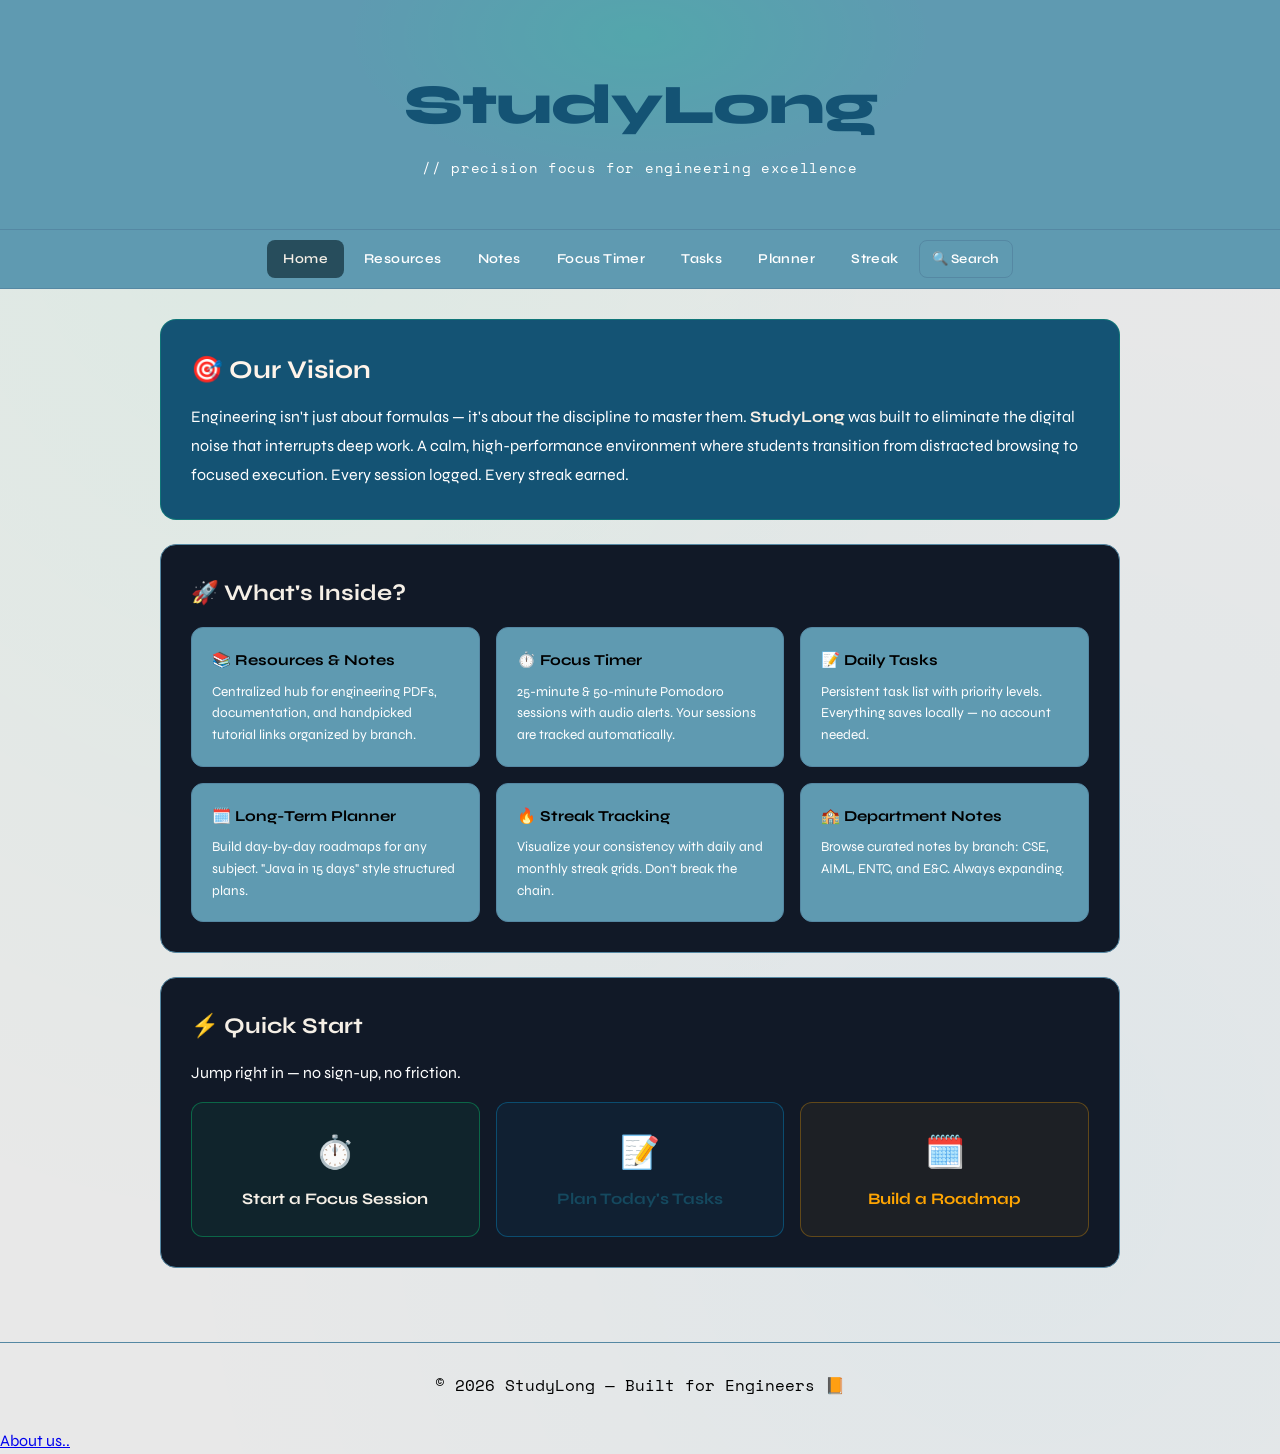
<file: index.html>
<!DOCTYPE html>
<html lang="en">
<head>
    <meta charset="UTF-8">
    <meta name="viewport" content="width=device-width, initial-scale=1.0">
    <title>StudyLong | Engineering Focus</title>
    <link rel="stylesheet" href="style.css">
    <meta name="description" content="StudyLong helps engineering students learn smarter with notes, resources, planners, focus timers and skill-based learning.">
    <meta name="google-site-verification" content="cIQD_r1ngudToSBE0jX-2UK3uUyq6VSzp9tzvBcsxZo" />
</head>
<body>

<header>
    <h1>StudyLong</h1>
    <p>// precision focus for engineering excellence</p>
</header>

<nav>
    <a href="index.html" class="active">Home</a>
    <a href="resources.html">Resources</a>
    <a href="notes.html">Notes</a>
    <a href="timer.html">Focus Timer</a>
    <a href="tasks.html">Tasks</a>
    <a href="planner.html">Planner</a>
    <a href="streak.html">Streak</a>
<button class="search-btn" onclick="openSearch()">🔍 Search</button>
</nav>

<main class="container">
    <section class="vision-hero">
        <h2>🎯 Our Vision</h2>
        <p>
            Engineering isn't just about formulas — it's about the discipline to master them.
            <strong>StudyLong</strong> was built to eliminate the digital noise that interrupts deep work.
            A calm, high-performance environment where students transition from distracted browsing
            to focused execution. Every session logged. Every streak earned.
        </p>
    </section>

    <section>
        <h2>🚀 What's Inside?</h2>
        <div class="info-grid">
            <div class="info-card">
                <h3>📚 Resources & Notes</h3>
                <p>Centralized hub for engineering PDFs, documentation, and handpicked tutorial links organized by branch.</p>
            </div>
            <div class="info-card">
                <h3>⏱️ Focus Timer</h3>
                <p>25-minute & 50-minute Pomodoro sessions with audio alerts. Your sessions are tracked automatically.</p>
            </div>
            <div class="info-card">
                <h3>📝 Daily Tasks</h3>
                <p>Persistent task list with priority levels. Everything saves locally — no account needed.</p>
            </div>
            <div class="info-card">
                <h3>🗓️ Long-Term Planner</h3>
                <p>Build day-by-day roadmaps for any subject. "Java in 15 days" style structured plans.</p>
            </div>
            <div class="info-card">
                <h3>🔥 Streak Tracking</h3>
                <p>Visualize your consistency with daily and monthly streak grids. Don't break the chain.</p>
            </div>
            <div class="info-card">
                <h3>🏫 Department Notes</h3>
                <p>Browse curated notes by branch: CSE, AIML, ENTC, and E&C. Always expanding.</p>
            </div>
        </div>
    </section>

    <section>
        <h2>⚡ Quick Start</h2>
        <p style="color:var(--text-muted); margin-bottom:16px;">Jump right in — no sign-up, no friction.</p>
        <div class="info-grid">
            <a href="timer.html" style="text-decoration:none;">
                <div class="info-card" style="border-color:rgba(0,255,135,0.3); background: rgba(0,255,135,0.05); text-align:center; padding:24px;">
                    <div style="font-size:2rem; margin-bottom:8px;">⏱️</div>
                    <div style="color:var(--primary); font-weight:700;">Start a Focus Session</div>
                </div>
            </a>
            <a href="tasks.html" style="text-decoration:none;">
                <div class="info-card" style="border-color:rgba(0,180,255,0.3); background: rgba(0,180,255,0.05); text-align:center; padding:24px;">
                    <div style="font-size:2rem; margin-bottom:8px;">📝</div>
                    <div style="color:var(--accent); font-weight:700;">Plan Today's Tasks</div>
                </div>
            </a>
            <a href="planner.html" style="text-decoration:none;">
                <div class="info-card" style="border-color:rgba(255,165,2,0.3); background: rgba(255,165,2,0.05); text-align:center; padding:24px;">
                    <div style="font-size:2rem; margin-bottom:8px;">🗓️</div>
                    <div style="color:var(--warn); font-weight:700;">Build a Roadmap</div>
                </div>
            </a>
        </div>
    </section>
</main>

<footer>
    <p>© 2026 StudyLong — Built for Engineers 📙</p>
</footer>


<script src="script.js"></script>

<!-- ===== SEARCH MODAL ===== -->
<div class="search-overlay" id="searchOverlay">
    <div class="search-modal">
        <div class="search-input-row">
            <span>🔍</span>
            <input type="text" id="searchInput" placeholder="Search pages, notes, resources…" autocomplete="off">
            <button class="search-close-btn" onclick="closeSearch()">ESC</button>
        </div>
        <div class="search-results" id="searchResults">
            <div class="search-empty">Start typing to search pages, notes, and resources…</div>
        </div>
        <div class="search-hint">↑↓ navigate &nbsp;·&nbsp; Enter to open &nbsp;·&nbsp; Ctrl+K to open anytime</div>
    </div>
</div>

<!-- about us  -->
 <div class="about-us">
    <a href="about.html" class="hidden-link">About us..</a>
 </div>
</body>
</html>
</file>
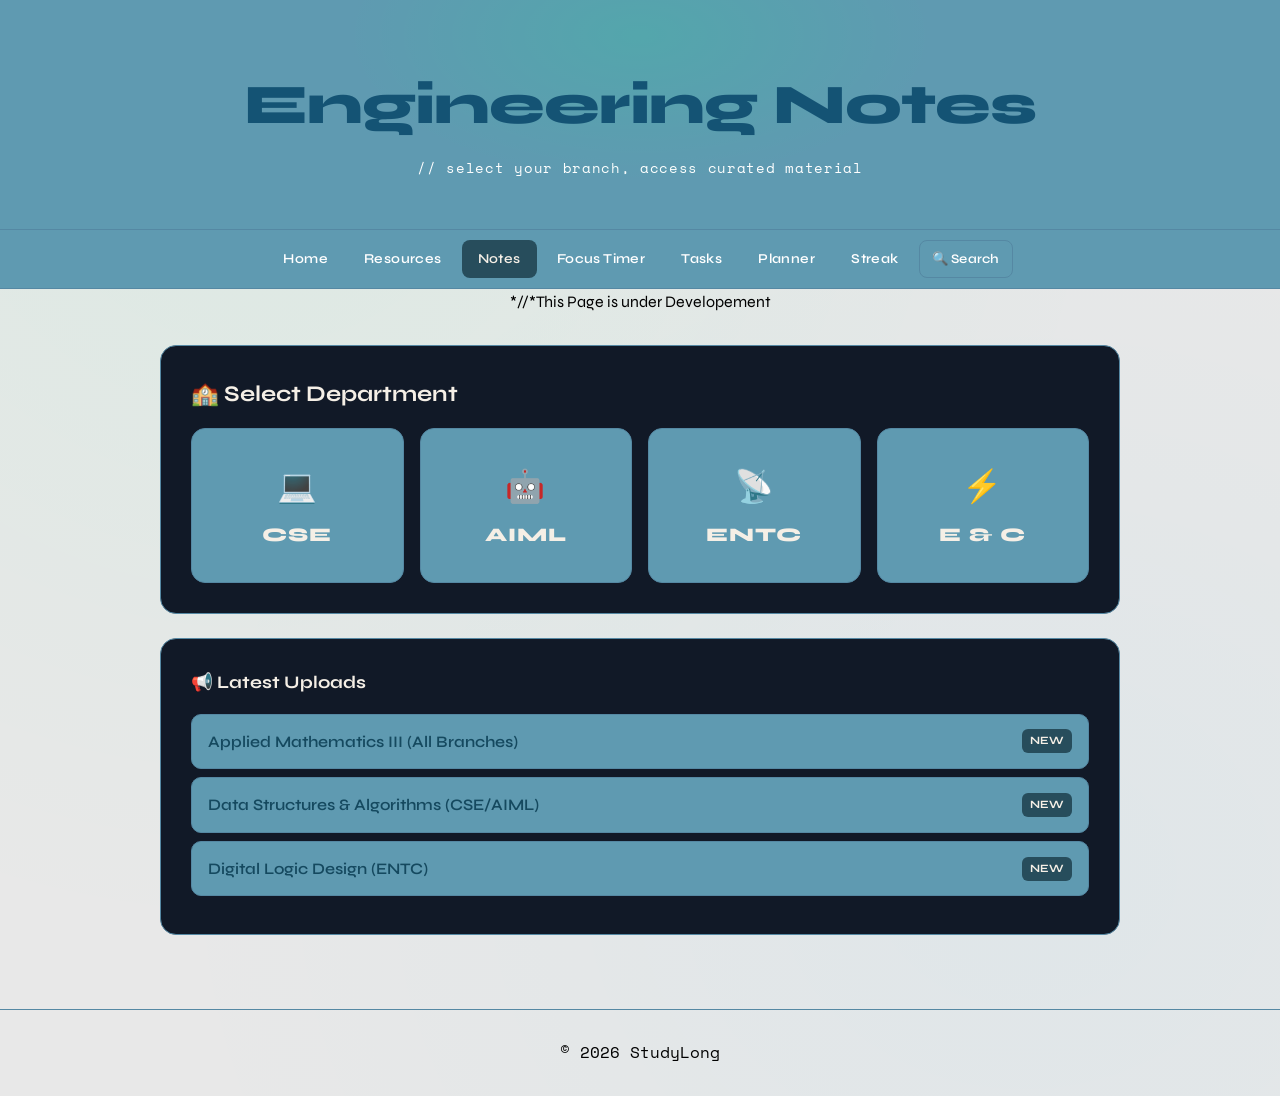
<file: notes.html>
<!DOCTYPE html>
<html lang="en">
<head>
    <meta charset="UTF-8">
    <meta name="viewport" content="width=device-width, initial-scale=1.0">
    <title>Notes Repository | StudyLong</title>
    <link rel="stylesheet" href="style.css">
</head>
<body>

<header>
    <h1>Engineering Notes</h1>
    <p>// select your branch, access curated material</p>
</header>

<nav>
    <a href="index.html">Home</a>
    <a href="resources.html">Resources</a>
    <a href="notes.html" class="active">Notes</a>
    <a href="timer.html">Focus Timer</a>
    <a href="tasks.html">Tasks</a>
    <a href="planner.html">Planner</a>
    <a href="streak.html">Streak</a>
<button class="search-btn" onclick="openSearch()">🔍 Search</button>
</nav>
<p style="display: flex; align-items: center; justify-content: center;">*//*This Page is under Developement</p>
<main class="container">
    <section>
        <h2>🏫 Select Department</h2>
        <div class="branch-grid">
            <a href="#cse" class="branch-card" onclick="showBranch('cse', event)">
                <span class="branch-icon">💻</span>
                CSE
            </a>
            <a href="#aiml" class="branch-card" onclick="showBranch('aiml', event)">
                <span class="branch-icon">🤖</span>
                AIML
            </a>
            <a href="#entc" class="branch-card" onclick="showBranch('entc', event)">
                <span class="branch-icon">📡</span>
                ENTC
            </a>
            <a href="#ec" class="branch-card" onclick="showBranch('ec', event)">
                <span class="branch-icon">⚡</span>
                E &amp; C
            </a>
        </div>
    </section>

    <!-- BRANCH CONTENT (hidden by default, shown on click) -->
    <section id="notes-cse" class="branch-notes" style="display:none;">
        <h3>💻 CSE — Notes</h3>
        <ul class="notes-list">
            <li>
                <a href="#">Data Structures & Algorithms — Unit 1–5</a>
                <span class="note-tag">SEM 3</span>
            </li>
            <li>
                <a href="#">Operating Systems — Complete Notes</a>
                <span class="note-tag">SEM 4</span>
            </li>
            <li>
                <a href="#">Database Management Systems</a>
                <span class="note-tag">SEM 4</span>
            </li>
            <li>
                <a href="#">Computer Networks — Unit 3–5</a>
                <span class="note-tag">SEM 5</span>
            </li>
            <li>
                <a href="#">Applied Mathematics III (All Branches)</a>
                <span class="note-tag">SEM 3</span>
            </li>
            <li>
                <a href="https://docs.google.com/document/d/1ztjJ_Tqe4RBIGs4fLRS2bEIX8ES489q4ZRLE3Urgm1w/edit?usp=drive_link" target="_blank">Unit 2 — Linked Lists & Trees</a>
                <span class="note-tag">SEM 3</span>
            </li>
        </ul>
    </section>

    <section id="notes-aiml" class="branch-notes" style="display:none;">
        <h3>🤖 AIML — Notes</h3>
        <ul class="notes-list">
            <li>
                <a href="#">Introduction to Machine Learning — Unit 1–4</a>
                <span class="note-tag">SEM 4</span>
            </li>
            <li>
                <a href="#">Python for Data Science</a>
                <span class="note-tag">SEM 3</span>
            </li>
            <li>
                <a href="#">Data Structures & Algorithms (CSE/AIML)</a>
                <span class="note-tag">SEM 3</span>
            </li>
            <li>
                <a href="#">Neural Networks & Deep Learning Basics</a>
                <span class="note-tag">SEM 5</span>
            </li>
            <li>
                <a href="#">Applied Mathematics III (All Branches)</a>
                <span class="note-tag">SEM 3</span>
            </li>
        </ul>
    </section>

    <section id="notes-entc" class="branch-notes" style="display:none;">
        <h3>📡 ENTC — Notes</h3>
        <ul class="notes-list">
            <li>
                <a href="#">Digital Logic Design — Complete</a>
                <span class="note-tag">SEM 3</span>
            </li>
            <li>
                <a href="#">Microprocessors & Microcontrollers</a>
                <span class="note-tag">SEM 4</span>
            </li>
            <li>
                <a href="#">Signal & Systems — Unit 1–5</a>
                <span class="note-tag">SEM 4</span>
            </li>
            <li>
                <a href="#">Communication Engineering Fundamentals</a>
                <span class="note-tag">SEM 5</span>
            </li>
            <li>
                <a href="#">Applied Mathematics III (All Branches)</a>
                <span class="note-tag">SEM 3</span>
            </li>
        </ul>
    </section>

    <section id="notes-ec" class="branch-notes" style="display:none;">
        <h3>⚡ E &amp; C — Notes</h3>
        <ul class="notes-list">
            <li>
                <a href="https://drive.google.com/drive/folders/1Rg3OgKQndqVbnSmyoS5IENMnq6xFSKbF?usp=sharing">Operating Systems</a>
                <span class="note-tag">Second Year</span>
            </li>
            <li>
                <a href="https://drive.google.com/drive/folders/1E7ZG33XA_gLH4eEQDLP-vlHl0HmE9wsK?usp=sharing">Microcontroller and it's Application</a>
                <span class="note-tag">SEM 4</span>
            </li>
            <li>
                <a href="#">Power Electronics — Unit 1–4</a>
                <span class="note-tag">SEM 5</span>
            </li>
            <li>
                <a href="#">Control Systems Engineering</a>
                <span class="note-tag">SEM 5</span>
            </li>
            <li>
                <a href="#">Applied Mathematics III (All Branches)</a>
                <span class="note-tag">SEM 3</span>
            </li>
        </ul>
    </section>

    <section>
        <h3>📢 Latest Uploads</h3>
        <ul class="notes-list">
            <li>
                <a href="#">Applied Mathematics III (All Branches)</a>
                <span class="note-tag">NEW</span>
            </li>
            <li>
                <a href="#">Data Structures & Algorithms (CSE/AIML)</a>
                <span class="note-tag">NEW</span>
            </li>
            <li>
                <a href="#">Digital Logic Design (ENTC)</a>
                <span class="note-tag">NEW</span>
            </li>
        </ul>
    </section>
</main>

<footer>
    <p>© 2026 StudyLong</p>
</footer>

<script>
function showBranch(branch, event) {
    event.preventDefault();
    document.querySelectorAll('.branch-notes').forEach(s => s.style.display = 'none');
    const target = document.getElementById('notes-' + branch);
    if (target) {
        target.style.display = 'block';
        target.scrollIntoView({ behavior: 'smooth', block: 'start' });
    }
}
</script>

<script src="script.js"></script>

<!-- ===== SEARCH MODAL ===== -->
<div class="search-overlay" id="searchOverlay">
    <div class="search-modal">
        <div class="search-input-row">
            <span>🔍</span>
            <input type="text" id="searchInput" placeholder="Search pages, notes, resources…" autocomplete="off">
            <button class="search-close-btn" onclick="closeSearch()">ESC</button>
        </div>
        <div class="search-results" id="searchResults">
            <div class="search-empty">Start typing to search pages, notes, and resources…</div>
        </div>
        <div class="search-hint">↑↓ navigate &nbsp;·&nbsp; Enter to open &nbsp;·&nbsp; Ctrl+K to open anytime</div>
    </div>
</div>
</body>
</html>
</file>
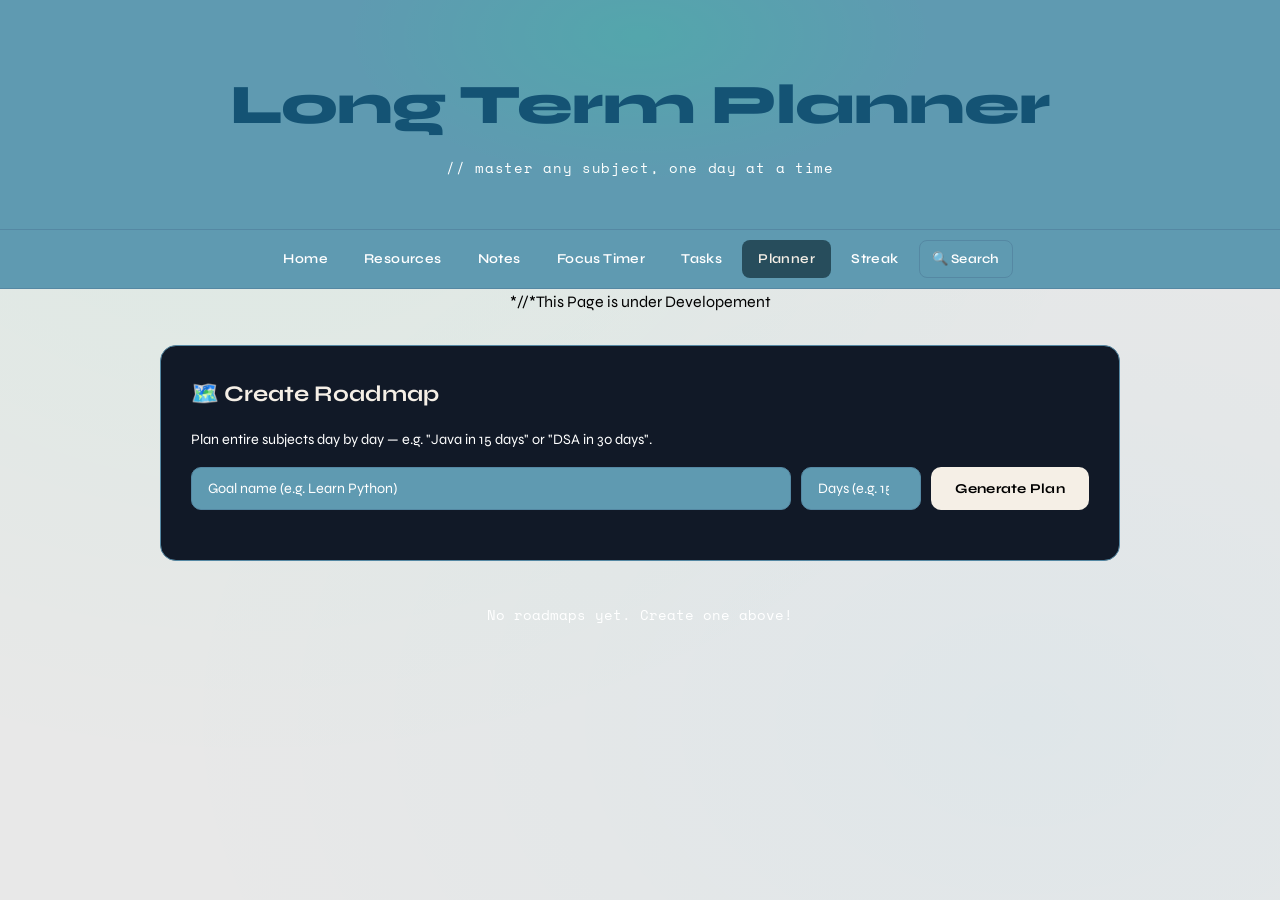
<file: planner.html>
<!DOCTYPE html>
<html lang="en">
<head>
    <meta charset="UTF-8">
    <meta name="viewport" content="width=device-width, initial-scale=1.0">
    <title>Long Term Planner | StudyLong</title>
    <link rel="stylesheet" href="style.css">
</head>
<body>

<header>
    <h1>Long Term Planner</h1>
    <p>// master any subject, one day at a time</p>
</header>

<nav>
    <a href="index.html">Home</a>
    <a href="resources.html">Resources</a>
    <a href="notes.html">Notes</a>
    <a href="timer.html">Focus Timer</a>
    <a href="tasks.html">Tasks</a>
    <a href="planner.html" class="active">Planner</a>
    <a href="streak.html">Streak</a>
<button class="search-btn" onclick="openSearch()">🔍 Search</button>
</nav>
<p style="display: flex; align-items: center; justify-content: center;">*//*This Page is under Developement</p>
<main class="container">
    <section>
        <h2>🗺️ Create Roadmap</h2>
        <p style="color:var(--text-muted); margin-bottom:16px; font-size:0.9rem;">
            Plan entire subjects day by day — e.g. "Java in 15 days" or "DSA in 30 days".
        </p>
        <div class="input-group">
            <input type="text" id="goalInput" placeholder="Goal name (e.g. Learn Python)">
            <input type="number" id="dayInput" placeholder="Days (e.g. 15)" style="flex: 0 0 120px; min-width:100px;" min="1" max="365">
            <button class="btn-add" onclick="createGoal()">Generate Plan</button>
        </div>
    </section>

    <div id="plannerContainer" class="planner-container"></div>
</main>

<script src="script.js"></script>

<!-- ===== SEARCH MODAL ===== -->
<div class="search-overlay" id="searchOverlay">
    <div class="search-modal">
        <div class="search-input-row">
            <span>🔍</span>
            <input type="text" id="searchInput" placeholder="Search pages, notes, resources…" autocomplete="off">
            <button class="search-close-btn" onclick="closeSearch()">ESC</button>
        </div>
        <div class="search-results" id="searchResults">
            <div class="search-empty">Start typing to search pages, notes, and resources…</div>
        </div>
        <div class="search-hint">↑↓ navigate &nbsp;·&nbsp; Enter to open &nbsp;·&nbsp; Ctrl+K to open anytime</div>
    </div>
</div>
</body>
</html>
</file>
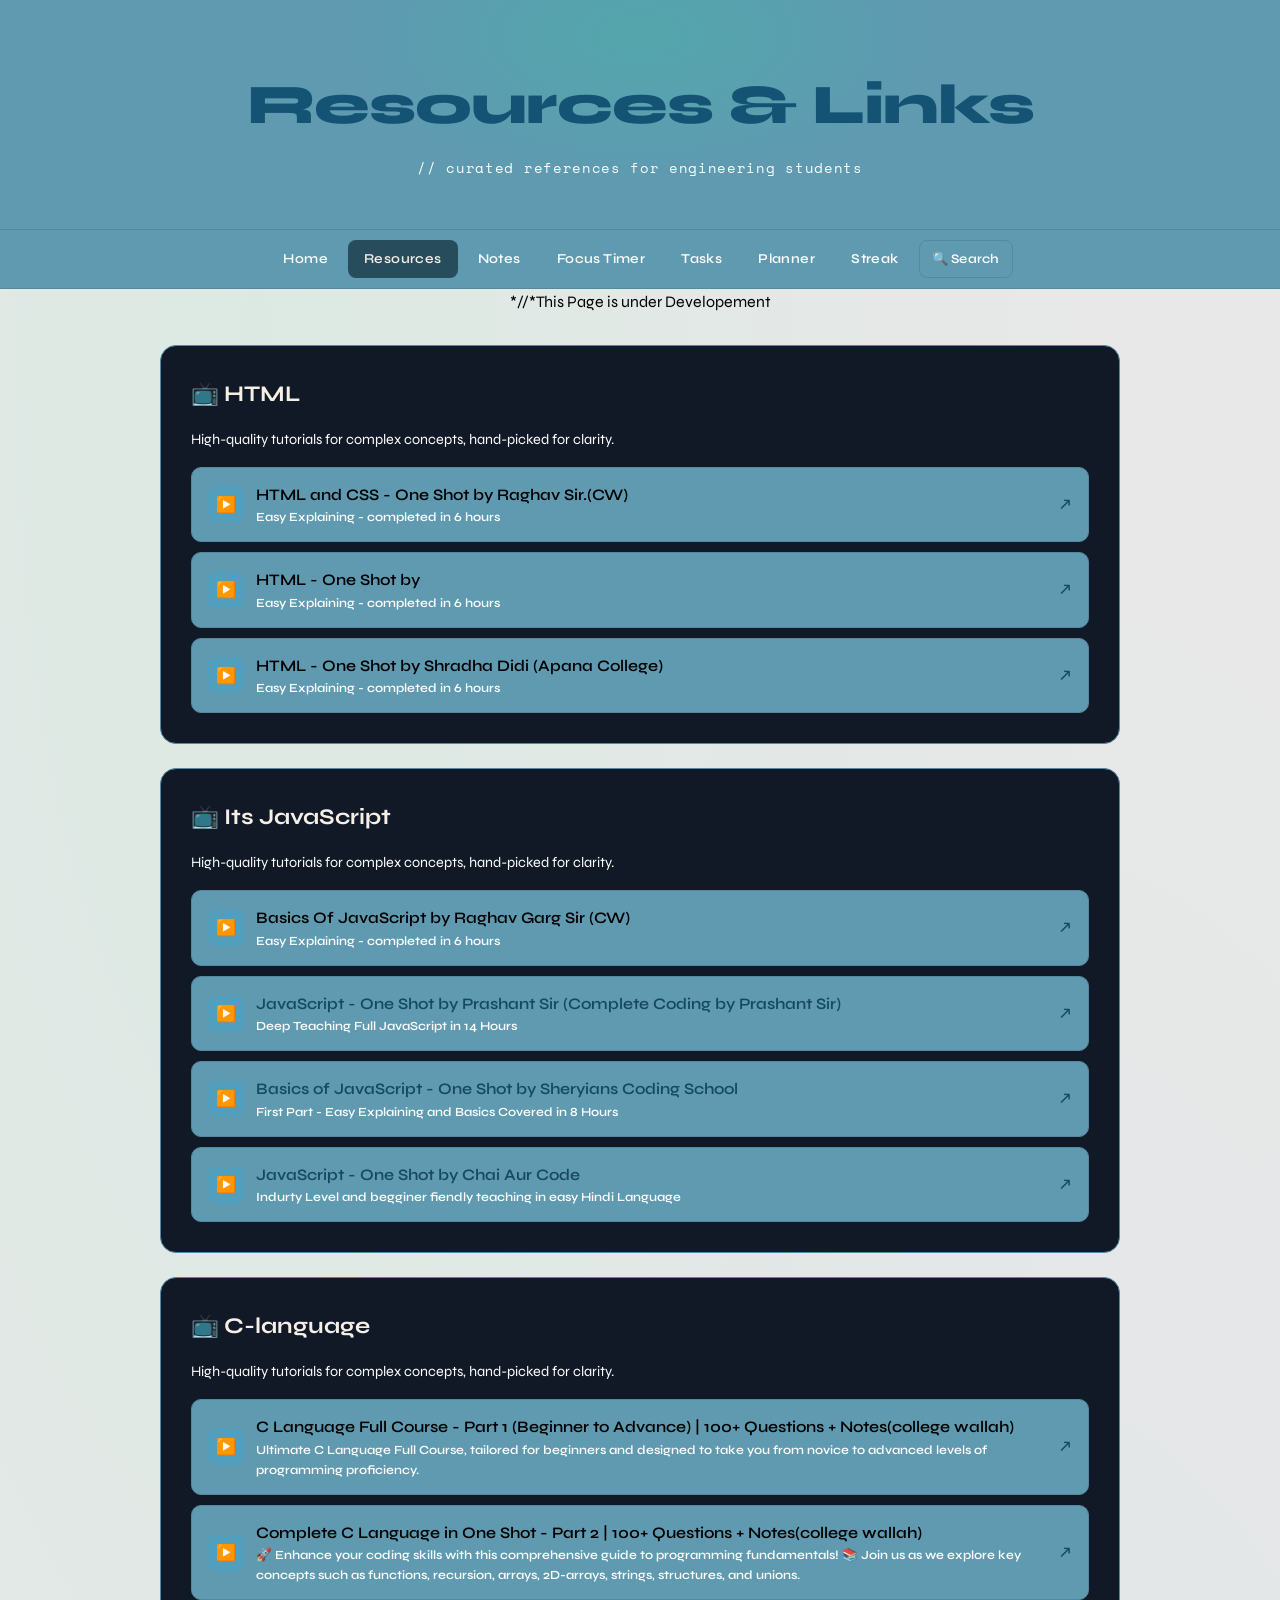
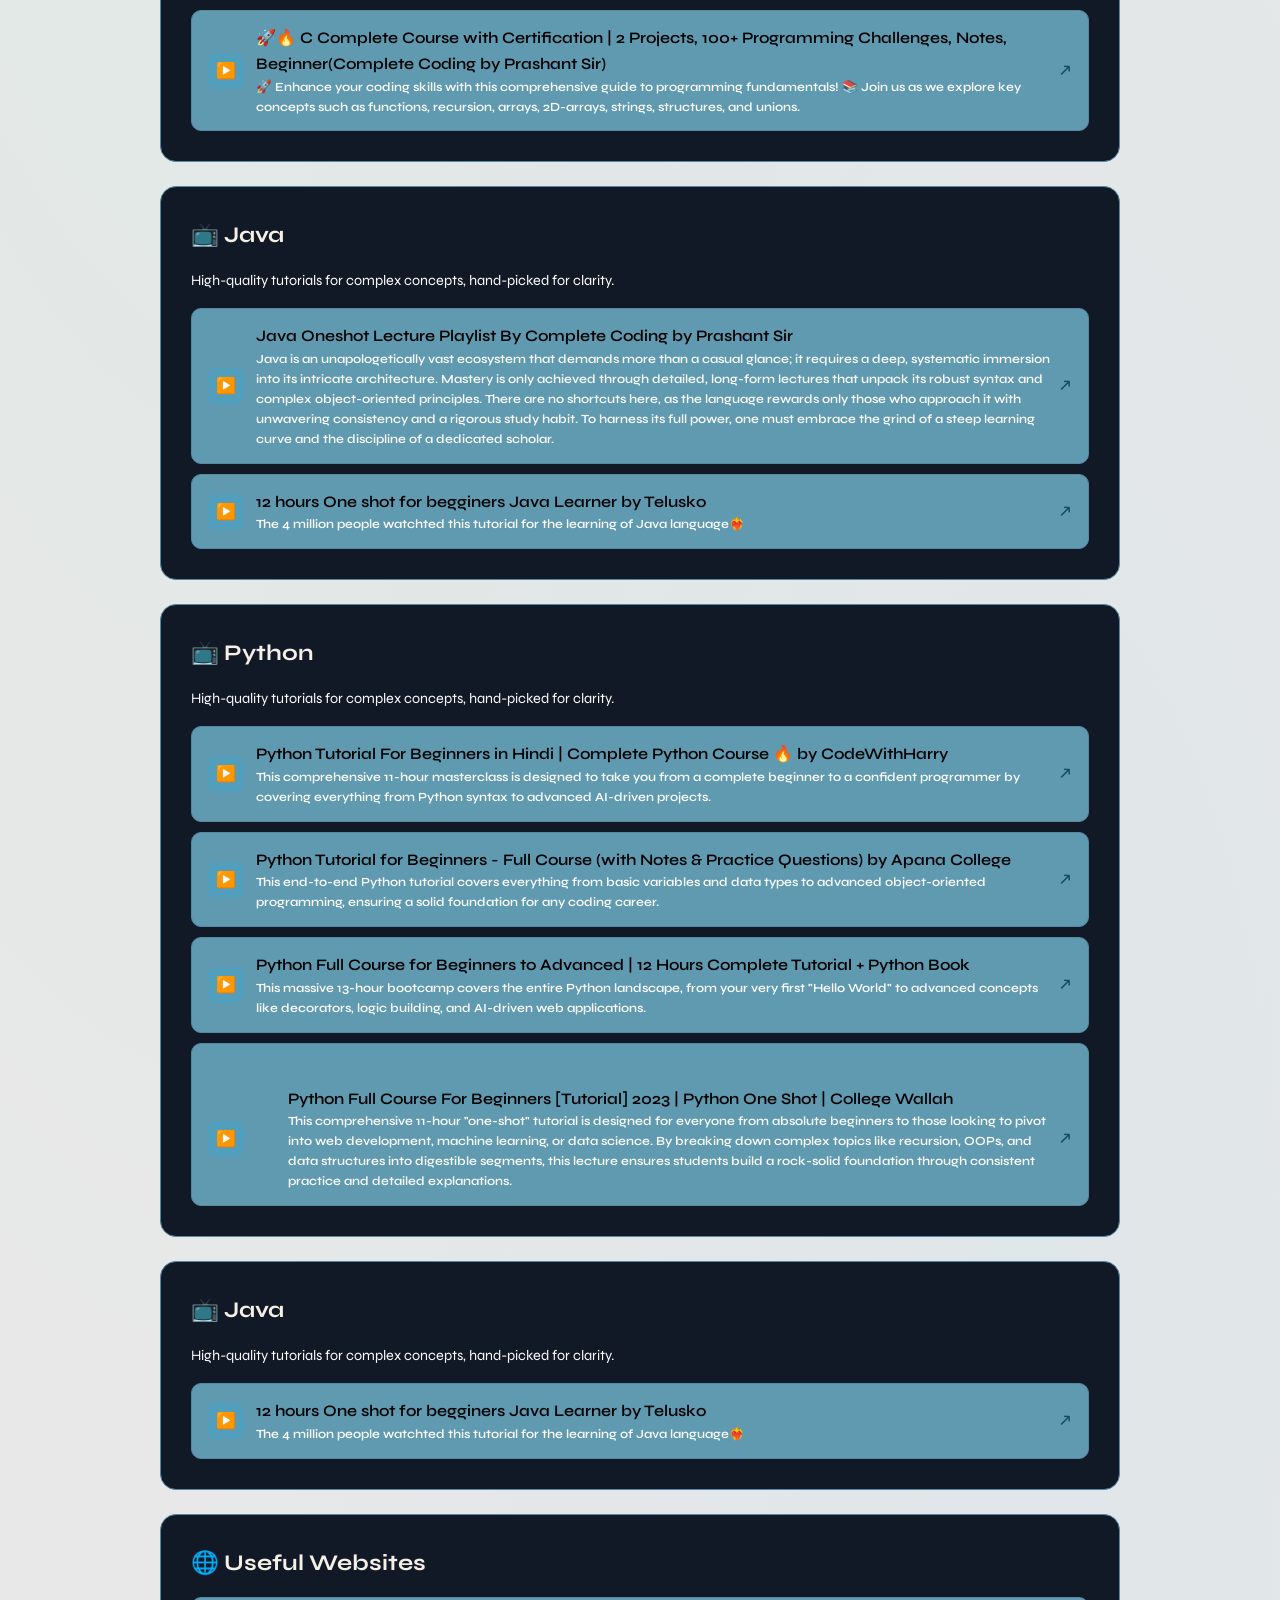
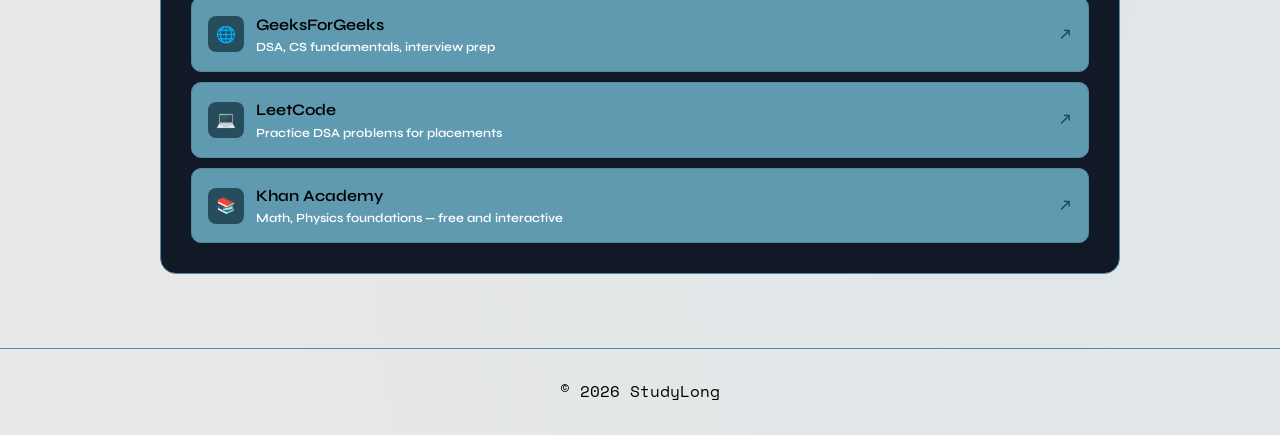
<file: resources.html>
<!DOCTYPE html>
<html lang="en">

<head>
    <meta charset="UTF-8">
    <meta name="viewport" content="width=device-width, initial-scale=1.0">
    <title>Resources | StudyLong</title>
    <link rel="stylesheet" href="style.css">
</head>

<body>

    <header>
        <h1>Resources & Links</h1>
        <p>// curated references for engineering students</p>
    </header>

    <nav>
        <a href="index.html">Home</a>
        <a href="resources.html" class="active">Resources</a>
        <a href="notes.html">Notes</a>
        <a href="timer.html">Focus Timer</a>
        <a href="tasks.html">Tasks</a>
        <a href="planner.html">Planner</a>
        <a href="streak.html">Streak</a>
    <button class="search-btn" onclick="openSearch()">🔍 Search</button>
    </nav>
    <p style="display: flex; align-items: center; justify-content: center;">*//*This Page is under Developement</p>
    <main class="container">
        <!-- <section>
        <h2>📂 Reference Documents</h2>
        <p style="color:var(--text-muted); margin-bottom:16px; font-size:0.9rem;">Key engineering documents, formula sheets, and PDF references.</p>
        <ul class="resource-list">
            <li>
                <a href="#">
                    <div class="resource-icon icon-pdf">📄</div>
                    <div>
                        <div style="font-weight:600;">Thermodynamics Reference Sheet</div>
                        <div style="font-size:0.78rem; color:var(--text-muted);">All key formulas — Mechanical Engineering</div>
                    </div>
                </a>
            </li>
            <li>
                <a href="#">
                    <div class="resource-icon icon-pdf">📄</div>
                    <div>
                        <div style="font-weight:600;">Circuit Analysis Fundamentals</div>
                        <div style="font-size:0.78rem; color:var(--text-muted);">KCL, KVL, Thevenin, Norton — ENTC / E&C</div>
                    </div>
                </a>
            </li>
            <li>
                <a href="#">
                    <div class="resource-icon icon-doc">📗</div>
                    <div>
                        <div style="font-weight:600;">Mathematics III Formula Handbook</div>
                        <div style="font-size:0.78rem; color:var(--text-muted);">Laplace, Fourier, Z-Transforms — All Branches</div>
                    </div>
                </a>
            </li>
            <li>
                <a href="#">
                    <div class="resource-icon icon-pdf">📄</div>
                    <div>
                        <div style="font-weight:600;">Data Structures Quick Reference</div>
                        <div style="font-size:0.78rem; color:var(--text-muted);">Complexity cheat sheet — CSE / AIML</div>
                    </div>
                </a>
            </li>
            <li>
                <a href="#">
                    <div class="resource-icon icon-pdf">📄</div>
                    <div>
                        <div style="font-weight:600;">Digital Logic Design — Truth Tables</div>
                        <div style="font-size:0.78rem; color:var(--text-muted);">Complete K-map & Boolean simplification guide — ENTC</div>
                    </div>
                </a>
            </li>
        </ul>
    </section> -->

        <section>
            <h2>📺 HTML</h2>
            <p style="color:var(--text-muted); margin-bottom:16px; font-size:0.9rem;">High-quality tutorials for complex
                concepts, hand-picked for clarity.</p>
            <div class="video-links">
                <div class="link-card">
                    <a href="https://youtu.be/HBqWsrqK89U?si=2x8W-AIKcra4sYqP" target="_blank">
                        <div style="display:flex;align-items:center;gap:12px;">
                            <div class="resource-icon icon-video">▶️</div>
                            <div>
                                <div style="font-weight:600; color: #000;">HTML and CSS - One Shot by Raghav Sir.(CW)
                                </div>
                                <div style="font-size:0.78rem; color:var(--text-muted); color:var(--text-muted);">Easy
                                    Explaining - completed in 6 hours</div>
                            </div>
                        </div>
                        <span style="color:var(--accent);">↗</span>
                    </a>
                </div>
                <div class="link-card">
                    <a href="https://youtu.be/YR7q48s2QoU?si=eFm3j0sDYWZnQsC4" target="_blank">
                        <div style="display:flex;align-items:center;gap:12px;">
                            <div class="resource-icon icon-video">▶️</div>
                            <div>
                                <div style="font-weight:600; color: #000;">HTML - One Shot by </div>
                                <div style="font-size:0.78rem; color:var(--text-muted); color:var(--text-muted);">Easy
                                    Explaining - completed in 6 hours</div>
                            </div>
                        </div>
                        <span style="color:var(--accent);">↗</span>
                    </a>
                </div>
                <div class="link-card">
                    <a href="https://youtu.be/HcOc7P5BMi4?si=WuBtYl4nheOBnvOt" target="_blank">
                        <div style="display:flex;align-items:center;gap:12px;">
                            <div class="resource-icon icon-video">▶️</div>
                            <div>
                                <div style="font-weight:600; color: #000;">HTML - One Shot by Shradha Didi (Apana
                                    College)</div>
                                <div style="font-size:0.78rem; color:var(--text-muted); color:var(--text-muted);">Easy
                                    Explaining - completed in 6 hours</div>
                            </div>
                        </div>
                        <span style="color:var(--accent);">↗</span>
                    </a>
                </div>
            </div>
        </section>

        <section>
            <h2>📺 Its JavaScript</h2>
            <p style="color:var(--text-muted); margin-bottom:16px; font-size:0.9rem;">High-quality tutorials for complex
                concepts, hand-picked for clarity.</p>
            <div class="video-links">
                <div class="link-card">
                    <a href="https://youtu.be/427pAhy9dI8?si=X0wWGjr2rN7kEv9W" target="_blank">
                        <div style="display:flex;align-items:center;gap:12px;">
                            <div class="resource-icon icon-video">▶️</div>
                            <div>
                                <div style="font-weight:600; color: #000;">Basics Of JavaScript by Raghav Garg Sir (CW)
                                </div>
                                <div style="font-size:0.78rem; color:var(--text-muted); color:var(--text-muted);">Easy
                                    Explaining - completed in 6 hours</div>
                            </div>
                        </div>
                        <span style="color:var(--accent);">↗</span>
                    </a>
                </div>
                <div class="link-card">
                    <a href="https://youtu.be/cpoXLj24BDY?si=PlckVc-TxgJJGe-x" target="_blank">
                        <div style="display:flex;align-items:center;gap:12px;">
                            <div class="resource-icon icon-video">▶️</div>
                            <div>
                                <div style="font-weight:600;">JavaScript - One Shot by Prashant Sir (Complete Coding by
                                    Prashant Sir) </div>
                                <div style="font-size:0.78rem; color:var(--text-muted);">Deep Teaching Full JavaScript
                                    in 14 Hours</div>
                            </div>
                        </div>
                        <span style="color:var(--accent);">↗</span>
                    </a>
                </div>
                <div class="link-card">
                    <a href="https://youtu.be/a-wVHL0lpb0?si=PinOS1M4SoFPBsvf" target="_blank">
                        <div style="display:flex;align-items:center;gap:12px;">
                            <div class="resource-icon icon-video">▶️</div>
                            <div>
                                <div style="font-weight:600;">Basics of JavaScript - One Shot by Sheryians Coding School
                                </div>
                                <div style="font-size:0.78rem; color:var(--text-muted);">First Part - Easy Explaining
                                    and Basics Covered in 8 Hours</div>
                            </div>
                        </div>
                        <span style="color:var(--accent);">↗</span>
                    </a>
                </div>
                <div class="link-card">
                    <a href="https://youtu.be/sscX432bMZo?si=jl7s5zZcL4Bs5Su-" target="_blank">
                        <div style="display:flex;align-items:center;gap:12px;">
                            <div class="resource-icon icon-video">▶️</div>
                            <div>
                                <div style="font-weight:600;">JavaScript - One Shot by Chai Aur Code </div>
                                <div style="font-size:0.78rem; color:var(--text-muted);">Indurty Level and begginer
                                    fiendly teaching in easy Hindi Language</div>
                            </div>
                        </div>
                        <span style="color:var(--accent);">↗</span>
                    </a>
                </div>
            </div>
        </section>

        <section>
            <h2>📺 C-language</h2>
            <p style="color:var(--text-muted); margin-bottom:16px; font-size:0.9rem;">High-quality tutorials for complex
                concepts, hand-picked for clarity.</p>
            <div class="video-links">
                <div class="link-card">
                    <a href="https://youtu.be/i0ovgS-jCQ8?si=cB1rvAnb9ZhYcTJ1" target="_blank">
                        <div style="display:flex;align-items:center;gap:12px;">
                            <div class="resource-icon icon-video">▶️</div>
                            <div>
                                <div style="font-weight:600; color: #000;">C Language Full Course - Part 1 (Beginner to
                                    Advance) | 100+ Questions + Notes(college wallah)</div>
                                <div style="font-size:0.78rem; color:var(--text-muted); color:var(--text-muted);">
                                    Ultimate C Language Full Course, tailored for beginners and designed to take you
                                    from novice to advanced levels of programming proficiency.</div>
                            </div>
                        </div>
                        <span style="color:var(--accent);">↗</span>
                    </a>
                </div>
                <div class="link-card">
                    <a href="https://youtu.be/i0ovgS-jCQ8?si=cB1rvAnb9ZhYcTJ1" target="_blank">
                        <div style="display:flex;align-items:center;gap:12px;">
                            <div class="resource-icon icon-video">▶️</div>
                            <div>
                                <div style="font-weight:600; color: #000;">Complete C Language in One Shot - Part 2 |
                                    100+ Questions + Notes(college wallah)</div>
                                <div style="font-size:0.78rem; color:var(--text-muted); color:var(--text-muted);">🚀
                                    Enhance your coding skills with this comprehensive guide to programming
                                    fundamentals! 📚 Join us as we explore key concepts such as functions, recursion,
                                    arrays, 2D-arrays, strings, structures, and unions.</div>
                            </div>
                        </div>
                        <span style="color:var(--accent);">↗</span>
                    </a>
                </div>
                <div class="link-card">
                    <a href="https://youtu.be/i0ovgS-jCQ8?si=cB1rvAnb9ZhYcTJ1" target="_blank">
                        <div style="display:flex;align-items:center;gap:12px;">
                            <div class="resource-icon icon-video">▶️</div>
                            <div>
                                <div style="font-weight:600; color: #000;">🚀🔥 C Complete Course with Certification | 2
                                    Projects, 100+ Programming Challenges, Notes, Beginner(Complete Coding by Prashant
                                    Sir)</div>
                                <div style="font-size:0.78rem; color:var(--text-muted); color:var(--text-muted);">🚀
                                    Enhance your coding skills with this comprehensive guide to programming
                                    fundamentals! 📚 Join us as we explore key concepts such as functions, recursion,
                                    arrays, 2D-arrays, strings, structures, and unions.</div>
                            </div>
                        </div>
                        <span style="color:var(--accent);">↗</span>
                    </a>
                </div>
            </div>
        </section>

        <section>
            <h2>📺 Java</h2>
            <p style="color:var(--text-muted); margin-bottom:16px; font-size:0.9rem;">High-quality tutorials for complex
                concepts, hand-picked for clarity.</p>
            <div class="video-links">
                <div class="link-card">
                    <a href="https://youtube.com/playlist?list=PL78RhpUUKSweClRi_l05UgfE3053-zkRf&si=G31Nvs9MpHGm8Al7" target="_blank">
                        <div style="display:flex;align-items:center;gap:12px;">
                            <div class="resource-icon icon-video">▶️</div>
                            <div>
                                <div style="font-weight:600; color: #000;">Java Oneshot Lecture Playlist By Complete Coding by Prashant
                                    Sir </div>
                                <div style="font-size:0.78rem; color:var(--text-muted); color:var(--text-muted);">
                                    Java is an unapologetically vast ecosystem that demands more than a casual glance; it requires a deep, systematic immersion into its intricate architecture. Mastery is only achieved through detailed, long-form lectures that unpack its robust syntax and complex object-oriented principles. There are no shortcuts here, as the language rewards only those who approach it with unwavering consistency and a rigorous study habit. To harness its full power, one must embrace the grind of a steep learning curve and the discipline of a dedicated scholar.</div>
                            </div>
                        </div>
                        <span style="color:var(--accent);">↗</span>
                    </a>
                </div>
                <div class="link-card">
                    <a href="https://youtu.be/BGTx91t8q50?si=lkFsF2kJoO0xlLL1" target="_blank">
                        <div style="display:flex;align-items:center;gap:12px;">
                            <div class="resource-icon icon-video">▶️</div>
                            <div>
                                <div style="font-weight:600; color: #000;">12 hours One shot for begginers Java Learner by Telusko</div>
                                <div style="font-size:0.78rem; color:var(--text-muted); color:var(--text-muted);">The 4 million people watchted this tutorial for the learning of Java language❤️‍🔥</div>
                            </div>
                        </div>
                        <span style="color:var(--accent);">↗</span>
                    </a>
                </div>
            </div>
        </section>

        <section>
            <h2>📺 Python</h2>
            <p style="color:var(--text-muted); margin-bottom:16px; font-size:0.9rem;">High-quality tutorials for complex
                concepts, hand-picked for clarity.</p>
            <div class="video-links">
                <div class="link-card">
                    <a href="https://youtu.be/UrsmFxEIp5k?si=-o40wyM76hg2FtWX" target="_blank">
                        <div style="display:flex;align-items:center;gap:12px;">
                            <div class="resource-icon icon-video">▶️</div>
                            <div>
                                <div style="font-weight:600; color: #000;">Python Tutorial For Beginners in Hindi | Complete Python Course 🔥 by CodeWithHarry</div>
                                <div style="font-size:0.78rem; color:var(--text-muted); color:var(--text-muted);">This comprehensive 11-hour masterclass is designed to take you from a complete beginner to a confident programmer by covering everything from Python syntax to advanced AI-driven projects.</div>
                            </div>
                        </div>
                        <span style="color:var(--accent);">↗</span>
                    </a>
                </div>
                <div class="link-card">
                    <a href="https://youtu.be/ERCMXc8x7mc?si=gGCKPnvC2LfIdqIY" target="_blank">
                        <div style="display:flex;align-items:center;gap:12px;">
                            <div class="resource-icon icon-video">▶️</div>
                            <div>
                                <div style="font-weight:600; color: #000;">Python Tutorial for Beginners - Full Course (with Notes & Practice Questions) by Apana College</div>
                                <div style="font-size:0.78rem; color:var(--text-muted); color:var(--text-muted);">This end-to-end Python tutorial covers everything from basic variables and data types to advanced object-oriented programming, ensuring a solid foundation for any coding career.</div>
                            </div>
                        </div>
                        <span style="color:var(--accent);">↗</span>
                    </a>
                </div>
                <div class="link-card">
                    <a href="https://youtu.be/_aWbUudZ5Yo?si=-8KV_h0qHBwYGl2t" target="_blank">
                        <div style="display:flex;align-items:center;gap:12px;">
                            <div class="resource-icon icon-video">▶️</div>
                            <div>
                                <div style="font-weight:600; color: #000;">Python Full Course for Beginners to Advanced | 12 Hours Complete Tutorial + Python Book</div>
                                <div style="font-size:0.78rem; color:var(--text-muted); color:var(--text-muted);">This massive 13-hour bootcamp covers the entire Python landscape, from your very first "Hello World" to advanced concepts like decorators, logic building, and AI-driven web applications.</div>
                            </div>
                        </div>
                        <span style="color:var(--accent);">↗</span>
                    </a>
                </div>
                <div class="link-card">
                    <a href="https://youtu.be/XnSasPR2KJI?si=fpsTngKw4qp1Skzx" target="_blank">
                        <div style="display:flex;align-items:center;gap:12px;">
                            <div class="resource-icon icon-video">▶️</div>
                            <div>
                                <div style="font-weight:600; color: #000;">Python Full Course For Beginners [Tutorial] 2023 | Python One Shot | College Wallah<div>
                                <div style="font-size:0.78rem; color:var(--text-muted); color:var(--text-muted);">This comprehensive 11-hour "one-shot" tutorial is designed for everyone from absolute beginners to those looking to pivot into web development, machine learning, or data science. By breaking down complex topics like recursion, OOPs, and data structures into digestible segments, this lecture ensures students build a rock-solid foundation through consistent practice and detailed explanations.</div>
                            </div>
                        </div>
                        <span style="color:var(--accent);">↗</span>
                    </a>
                </div>
            </div>
        </section>
        <section>
            <h2>📺 Java</h2>
            <p style="color:var(--text-muted); margin-bottom:16px; font-size:0.9rem;">High-quality tutorials for complex
                concepts, hand-picked for clarity.</p>
            <div class="video-links">
                <div class="link-card">
                    <a href="https://youtu.be/BGTx91t8q50?si=lkFsF2kJoO0xlLL1" target="_blank">
                        <div style="display:flex;align-items:center;gap:12px;">
                            <div class="resource-icon icon-video">▶️</div>
                            <div>
                                <div style="font-weight:600; color: #000;">12 hours One shot for begginers Java Learner by Telusko</div>
                                <div style="font-size:0.78rem; color:var(--text-muted); color:var(--text-muted);">The 4 million people watchted this tutorial for the learning of Java language❤️‍🔥</div>
                            </div>
                        </div>
                        <span style="color:var(--accent);">↗</span>
                    </a>
                </div>
            </div>
        </section>
        <section>
            <h2>🌐 Useful Websites</h2>
            <div class="video-links">
                <div class="link-card">
                    <a href="https://www.geeksforgeeks.org" target="_blank">
                        <div style="display:flex;align-items:center;gap:12px;">
                            <div class="resource-icon icon-doc">🌐</div>
                            <div>
                                <div style="font-weight:600; color: var(--text);">GeeksForGeeks</div>
                                <div style="font-size:0.78rem; color:var(--text-muted);">DSA, CS fundamentals, interview
                                    prep</div>
                            </div>
                        </div>
                        <span style="color:var(--accent);">↗</span>
                    </a>
                </div>
                <div class="link-card">
                    <a href="https://leetcode.com" target="_blank">
                        <div style="display:flex;align-items:center;gap:12px;">
                            <div class="resource-icon icon-doc">💻</div>
                            <div>
                                <div style="font-weight:600; color: var(--text);">LeetCode</div>
                                <div style="font-size:0.78rem; color:var(--text-muted);">Practice DSA problems for
                                    placements</div>
                            </div>
                        </div>
                        <span style="color:var(--accent);">↗</span>
                    </a>
                </div>
                <div class="link-card">
                    <a href="https://www.khanacademy.org" target="_blank">
                        <div style="display:flex;align-items:center;gap:12px;">
                            <div class="resource-icon icon-doc">📚</div>
                            <div>
                                <div style="font-weight:600;  color: var(--text);">Khan Academy</div>
                                <div style="font-size:0.78rem; color:var(--text-muted);">Math, Physics foundations —
                                    free and interactive</div>
                            </div>
                        </div>
                        <span style="color:var(--accent);">↗</span>
                    </a>
                </div>
            </div>
        </section>
    </main>

    <footer>
        <p>© 2026 StudyLong</p>
    </footer>


<script src="script.js"></script>

<!-- ===== SEARCH MODAL ===== -->
<div class="search-overlay" id="searchOverlay">
    <div class="search-modal">
        <div class="search-input-row">
            <span>🔍</span>
            <input type="text" id="searchInput" placeholder="Search pages, notes, resources…" autocomplete="off">
            <button class="search-close-btn" onclick="closeSearch()">ESC</button>
        </div>
        <div class="search-results" id="searchResults">
            <div class="search-empty">Start typing to search pages, notes, and resources…</div>
        </div>
        <div class="search-hint">↑↓ navigate &nbsp;·&nbsp; Enter to open &nbsp;·&nbsp; Ctrl+K to open anytime</div>
    </div>
</div>
</body>

</html>
</file>
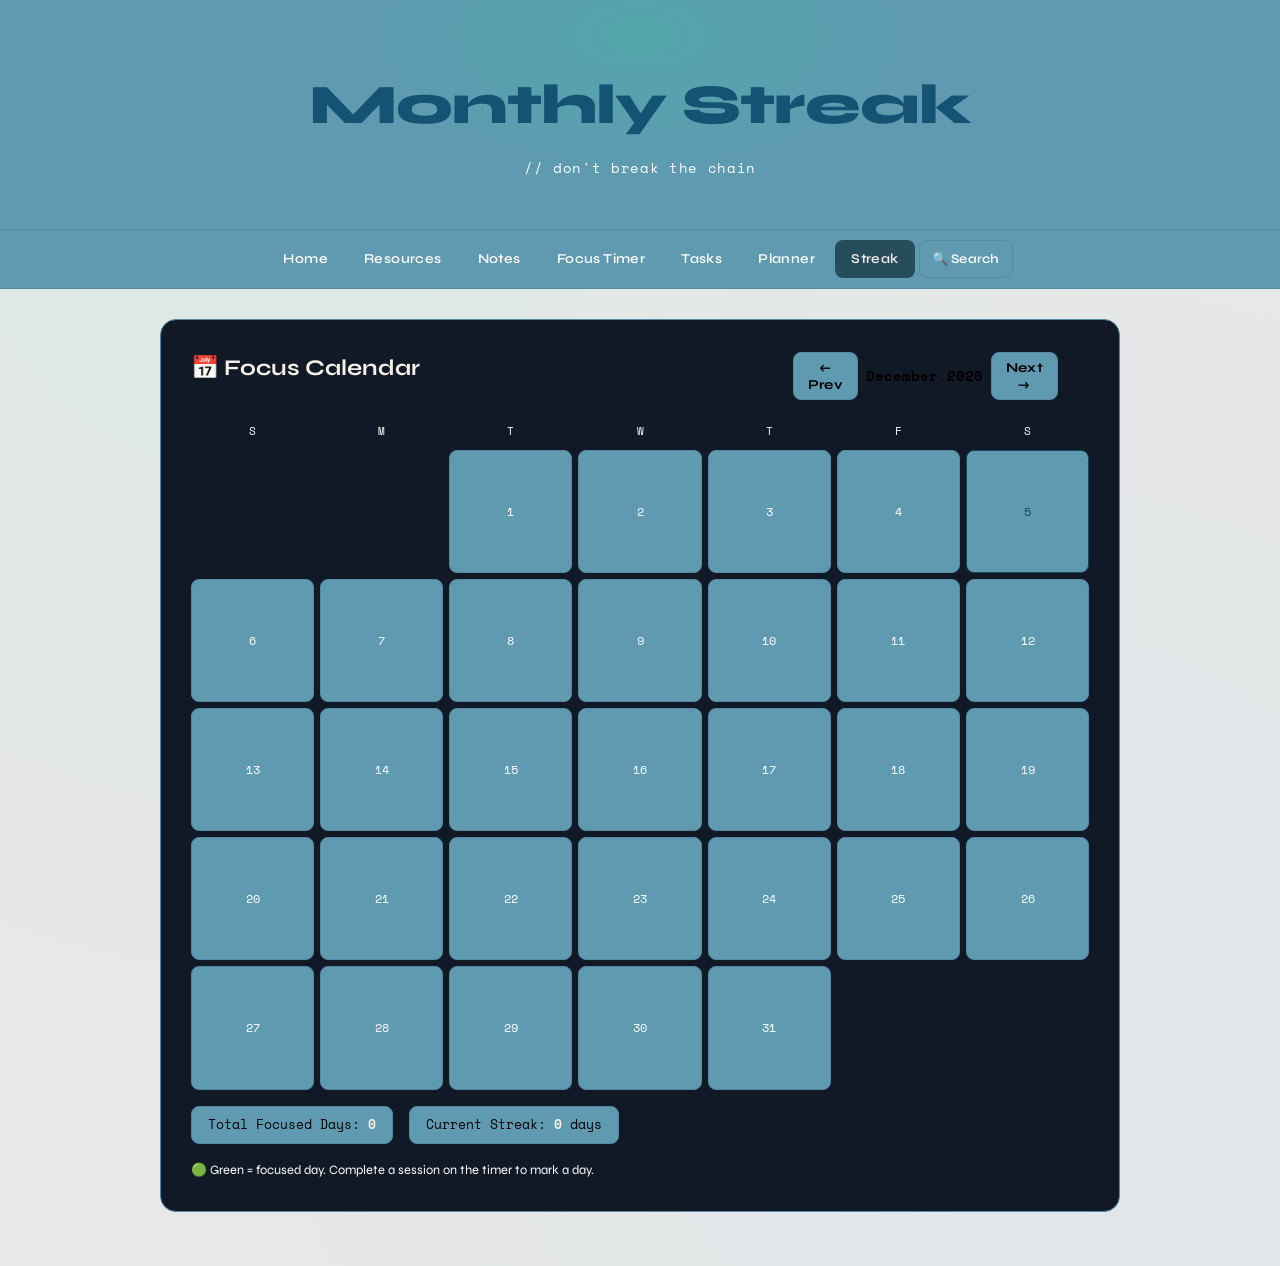
<file: streak.html>
<!DOCTYPE html>
<html lang="en">
<head>
    <meta charset="UTF-8">
    <meta name="viewport" content="width=device-width, initial-scale=1.0">
    <title>Monthly Streak | StudyLong</title>
    <link rel="stylesheet" href="style.css">
</head>
<body>

<header>
    <h1>Monthly Streak</h1>
    <p>// don't break the chain</p>
</header>

<nav>
    <a href="index.html">Home</a>
    <a href="resources.html">Resources</a>
    <a href="notes.html">Notes</a>
    <a href="timer.html">Focus Timer</a>
    <a href="tasks.html">Tasks</a>
    <a href="planner.html">Planner</a>
    <a href="streak.html" class="active">Streak</a>
<button class="search-btn" onclick="openSearch()">🔍 Search</button>
</nav>

<main class="container">
    <section>
        <div class="monthly-header">
            <h2>📅 Focus Calendar</h2>
            <div class="month-nav" style="display:flex;gap:8px;align-items:center;">
                <button id="prevMonth">← Prev</button>
                <span class="month-label" id="monthLabel"></span>
                <button id="nextMonth">Next →</button>
            </div>
        </div>

        <div class="monthly-grid" id="monthlyGrid"></div>

        <div class="monthly-stats">
            <div class="stat-pill">Total Focused Days: <span id="focusedDays">0</span></div>
            <div class="stat-pill">Current Streak: <span id="currentStreak">0</span> days</div>
        </div>

        <p style="margin-top:16px; font-size:0.8rem; color:var(--text-muted);">
            🟢 Green = focused day. Complete a session on the timer to mark a day.
        </p>
    </section>
</main>

<script src="script.js"></script>

<!-- ===== SEARCH MODAL ===== -->
<div class="search-overlay" id="searchOverlay">
    <div class="search-modal">
        <div class="search-input-row">
            <span>🔍</span>
            <input type="text" id="searchInput" placeholder="Search pages, notes, resources…" autocomplete="off">
            <button class="search-close-btn" onclick="closeSearch()">ESC</button>
        </div>
        <div class="search-results" id="searchResults">
            <div class="search-empty">Start typing to search pages, notes, and resources…</div>
        </div>
        <div class="search-hint">↑↓ navigate &nbsp;·&nbsp; Enter to open &nbsp;·&nbsp; Ctrl+K to open anytime</div>
    </div>
</div>
</body>
</html>
</file>
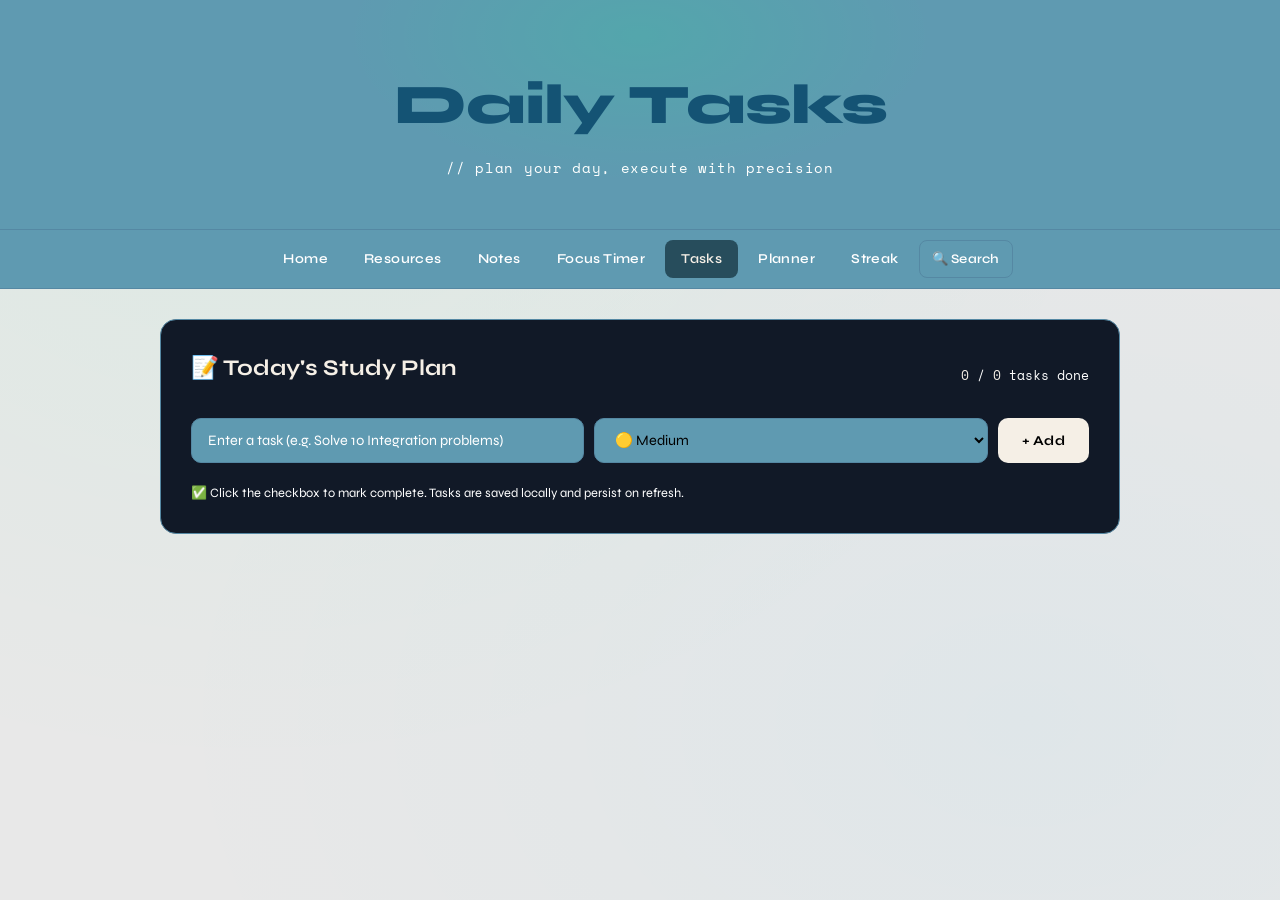
<file: tasks.html>
<!DOCTYPE html>
<html lang="en">
<head>
    <meta charset="UTF-8">
    <meta name="viewport" content="width=device-width, initial-scale=1.0">
    <title>Daily Tasks | StudyLong</title>
    <link rel="stylesheet" href="style.css">
</head>
<body>

<header>
    <h1>Daily Tasks</h1>
    <p>// plan your day, execute with precision</p>
</header>

<nav>
    <a href="index.html">Home</a>
    <a href="resources.html">Resources</a>
    <a href="notes.html">Notes</a>
    <a href="timer.html">Focus Timer</a>
    <a href="tasks.html" class="active">Tasks</a>
    <a href="planner.html">Planner</a>
    <a href="streak.html">Streak</a>
<button class="search-btn" onclick="openSearch()">🔍 Search</button>
</nav>

<main class="container">
    <section>
        <div class="tasks-header">
            <h2>📝 Today's Study Plan</h2>
            <div class="tasks-meta">
                <span id="taskDone">0</span> / <span id="taskTotal">0</span> tasks done
            </div>
        </div>

        <div class="input-group">
            <input type="text" id="taskInput" placeholder="Enter a task (e.g. Solve 10 Integration problems)">
            <select id="taskPriority">
                <option value="high">🔴 High</option>
                <option value="med" selected>🟡 Medium</option>
                <option value="low">🔵 Low</option>
            </select>
            <button class="btn-add" onclick="addTask()">+ Add</button>
        </div>

        <ul id="taskList" class="task-list"></ul>

        <p style="margin-top:16px; font-size:0.8rem; color:var(--text-muted);">
            ✅ Click the checkbox to mark complete. Tasks are saved locally and persist on refresh.
        </p>
    </section>
</main>

<script src="script.js"></script>

<!-- ===== SEARCH MODAL ===== -->
<div class="search-overlay" id="searchOverlay">
    <div class="search-modal">
        <div class="search-input-row">
            <span>🔍</span>
            <input type="text" id="searchInput" placeholder="Search pages, notes, resources…" autocomplete="off">
            <button class="search-close-btn" onclick="closeSearch()">ESC</button>
        </div>
        <div class="search-results" id="searchResults">
            <div class="search-empty">Start typing to search pages, notes, and resources…</div>
        </div>
        <div class="search-hint">↑↓ navigate &nbsp;·&nbsp; Enter to open &nbsp;·&nbsp; Ctrl+K to open anytime</div>
    </div>
</div>
</body>
</html>
</file>
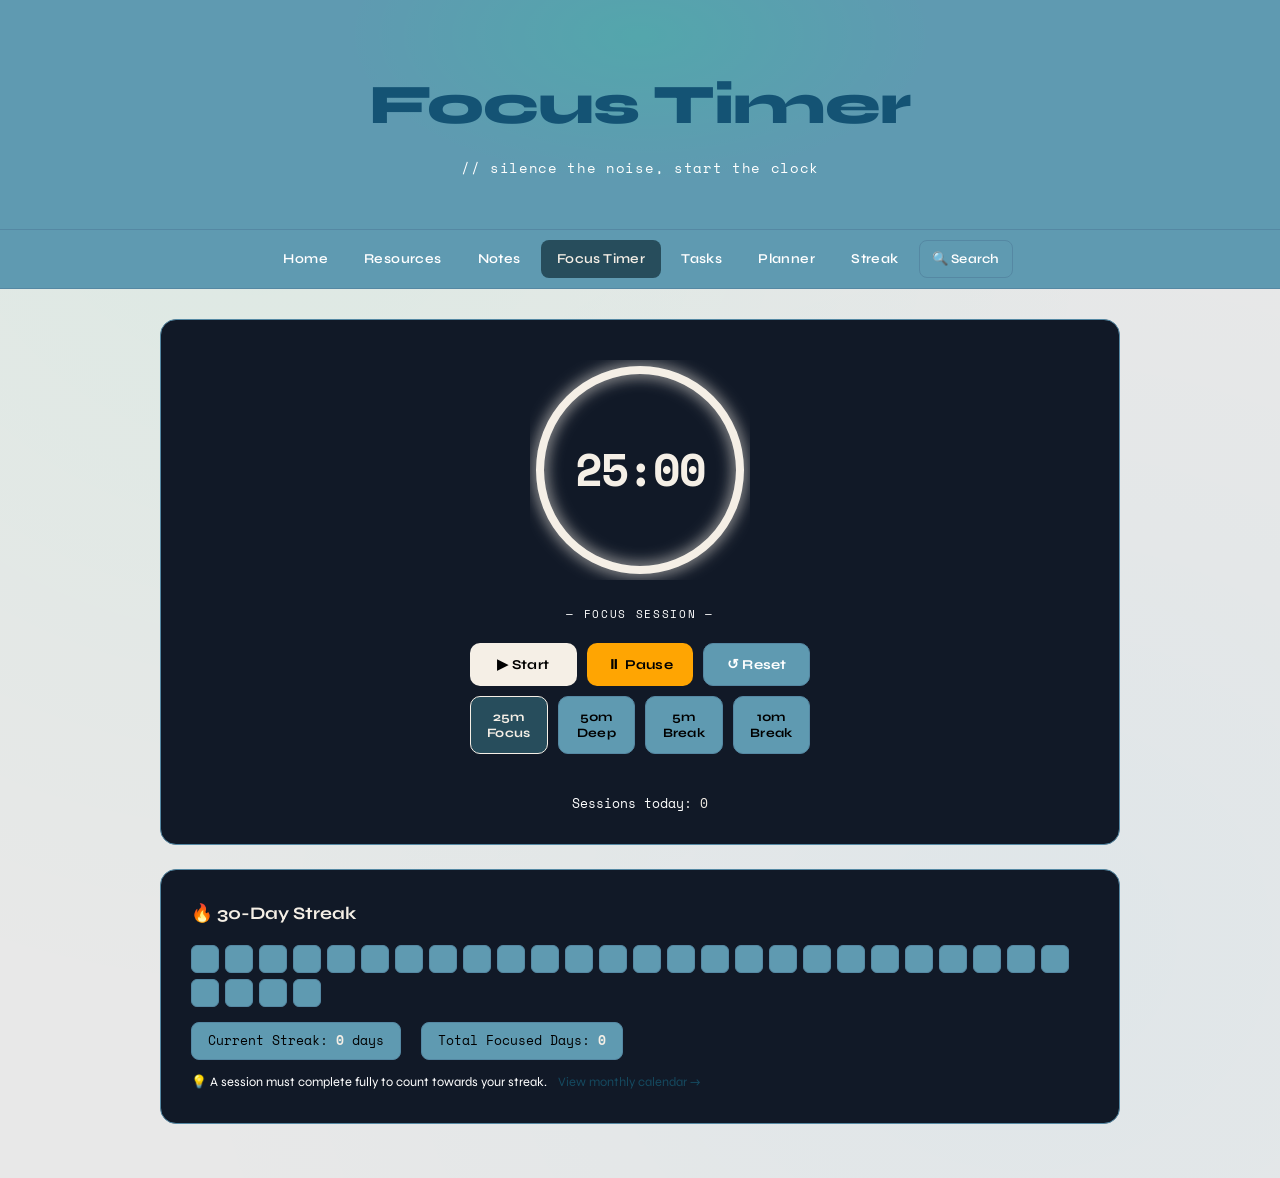
<file: timer.html>
<!DOCTYPE html>
<html lang="en">
<head>
    <meta charset="UTF-8">
    <meta name="viewport" content="width=device-width, initial-scale=1.0">
    <title>Focus Timer | StudyLong</title>
    <link rel="stylesheet" href="style.css">
</head>
<body>

<header>
    <h1>Focus Timer</h1>
    <p>// silence the noise, start the clock</p>
</header>

<nav>
    <a href="index.html">Home</a>
    <a href="resources.html">Resources</a>
    <a href="notes.html">Notes</a>
    <a href="timer.html" class="active">Focus Timer</a>
    <a href="tasks.html">Tasks</a>
    <a href="planner.html">Planner</a>
    <a href="streak.html">Streak</a>
<button class="search-btn" onclick="openSearch()">🔍 Search</button>
</nav>

<main class="container">
    <section>
        <div class="focus-timer-container">
            <div class="timer-circle">
                <svg width="220" height="220" viewBox="0 0 220 220">
                    <circle cx="110" cy="110" r="100" class="bg-circle"></circle>
                    <circle id="progressCircle" cx="110" cy="110" r="100" class="progress-circle"></circle>
                </svg>
                <div class="timer-text" id="time">25:00</div>
            </div>
            <div class="timer-label" id="timerLabel">— FOCUS SESSION —</div>

            <div class="controls-wrapper">
                <div class="button-row">
                    <button class="btn-start" onclick="startTimer()">▶ Start</button>
                    <button class="btn-pause" onclick="pauseTimer()">⏸ Pause</button>
                    <button class="btn-reset" onclick="resetTimer()">↺ Reset</button>
                </div>
                <div class="button-row">
                    <button class="btn-mode active-mode" data-mins="25" onclick="setTimer(25)">25m Focus</button>
                    <button class="btn-mode" data-mins="50" onclick="setTimer(50)">50m Deep</button>
                    <button class="btn-mode" data-mins="5" onclick="setTimer(5, true)">5m Break</button>
                    <button class="btn-mode" data-mins="10" onclick="setTimer(10, true)">10m Break</button>
                </div>
            </div>

            <div class="session-count">
                Sessions today: <span id="sessionsCount">0</span>
            </div>
        </div>
    </section>

    <section class="streak-section">
        <h3>🔥 30-Day Streak</h3>
        <div id="streakGrid" class="streak-grid"></div>
        <div class="streak-stats">
            <div class="stat-pill">Current Streak: <span id="currentStreak">0</span> days</div>
            <div class="stat-pill">Total Focused Days: <span id="totalDays">0</span></div>
        </div>
        <p style="margin-top:12px; font-size:0.8rem; color:var(--text-muted);">
            💡 A session must complete fully to count towards your streak.
            <a href="streak.html" style="color:var(--accent); text-decoration:none; margin-left:8px;">View monthly calendar →</a>
        </p>
    </section>
</main>

<script src="script.js"></script>

<!-- ===== SEARCH MODAL ===== -->
<div class="search-overlay" id="searchOverlay">
    <div class="search-modal">
        <div class="search-input-row">
            <span>🔍</span>
            <input type="text" id="searchInput" placeholder="Search pages, notes, resources…" autocomplete="off">
            <button class="search-close-btn" onclick="closeSearch()">ESC</button>
        </div>
        <div class="search-results" id="searchResults">
            <div class="search-empty">Start typing to search pages, notes, and resources…</div>
        </div>
        <div class="search-hint">↑↓ navigate &nbsp;·&nbsp; Enter to open &nbsp;·&nbsp; Ctrl+K to open anytime</div>
    </div>
</div>
</body>
</html>
</file>
<file: style.css>
@import url('https://fonts.googleapis.com/css2?family=Space+Mono:wght@400;700&family=Syne:wght@400;600;700;800&display=swap');

:root {
    --primary: #F5EFE6;
    --primary-dark: #213448;
    --primary-dim: #274d5c;
    --bg: #E8E8E8;
    --bg2: #5f9ab1;
    --card-bg: #111927;
    --card-border: #5588A3;
    --text: #000000;
    --text-muted: #ffffff;
    --accent: #15495f;
    --accent-dim: rgba(0,180,255,0.15);
    --danger: #ff4757;
    --warn: #ffa502;
}

*, *::before, *::after { margin: 0; padding: 0; box-sizing: border-box; }

html { scroll-behavior: smooth; }

body {
    font-family: 'Syne', sans-serif;
    background: var(--bg);
    color: var(--text);
    line-height: 1.6;
    min-height: 100vh;
    background-image:
        radial-gradient(ellipse at 20% 10%, rgba(0,255,135,0.05) 0%, transparent 60%),
        radial-gradient(ellipse at 80% 80%, rgba(0,180,255,0.04) 0%, transparent 60%);
}

/* ========== SCROLLBAR ========== */
::-webkit-scrollbar { width: 6px; }
::-webkit-scrollbar-track { background: var(--bg); }
::-webkit-scrollbar-thumb { background: var(--primary-dim); border-radius: 3px; }

/* ========== HEADER ========== */
header {
    background: var(--bg2);
    padding: 60px 20px 50px;
    text-align: center;
    position: relative;
    overflow: hidden;
    border-bottom: 1px solid var(--card-border);
}

header::before {
    content: '';
    position: absolute;
    top: -50%;
    left: 50%;
    transform: translateX(-50%);
    width: 600px;
    height: 300px;
    background: radial-gradient(ellipse, rgba(0,255,135,0.12) 0%, transparent 70%);
    pointer-events: none;
}

header h1 {
    font-size: clamp(2.2rem, 5vw, 3.5rem);
    font-weight: 800;
    letter-spacing: -1px;
    background: #145374;
    -webkit-background-clip: text;
    -webkit-text-fill-color: transparent;
    background-clip: text;
    position: relative;
}

header p {
    color: var(--text-muted);
    font-size: 1rem;
    margin-top: 8px;
    font-family: 'Space Mono', monospace;
    font-size: 0.85rem;
    letter-spacing: 0.05em;
}

/* ========== NAV ========== */
nav {
    display: flex;
    justify-content: center;
    flex-wrap: wrap;
    gap: 4px;
    background: var(--bg2);
    padding: 10px 20px;
    position: sticky;
    top: 0;
    z-index: 100;
    border-bottom: 1px solid var(--card-border);
    backdrop-filter: blur(10px);
}

nav a {
    color: var(--text-muted);
    text-decoration: none;
    padding: 8px 16px;
    font-weight: 600;
    font-size: 0.85rem;
    border-radius: 8px;
    transition: all 0.2s;
    letter-spacing: 0.03em;
}

nav a:hover, nav a.active {
    color: var(--primary);
    background: var(--primary-dim);
}

/* ========== LAYOUT ========== */
.container {
    max-width: 1000px;
    margin: 0 auto;
    padding: 30px 20px;
}

section {
    background: var(--card-bg);
    padding: 30px;
    border-radius: 16px;
    margin-bottom: 24px;
    border: 1px solid var(--card-border);
    position: relative;
    overflow: hidden;
}

section h2, section h3 {
    color: var(--primary);
    margin-bottom: 16px;
    font-weight: 700;
}

section h2 { font-size: 1.4rem; }
section h3 { font-size: 1.1rem; }

/* ========== FOOTER ========== */
footer {
    text-align: center;
    padding: 30px 20px;
    color: var(--primary-dark)
    font-size: 0.85rem;
    font-family: 'Space Mono', monospace;
    border-top: 1px solid var(--card-border);
    margin-top: 20px;
}

/* ========== HOME PAGE ========== */
.vision-hero {
    background: #145374;
    border-color: rgba(0,255,135,0.2);
}

.vision-hero h2 {
    color: #FFF4EA ;
    font-size: 1.6rem;
    margin-bottom: 12px;
}

.vision-hero p { color: #ffffff; line-height: 1.8; }
.vision-hero strong { color: var(--primary); }

.info-grid {
    display: grid;
    grid-template-columns: repeat(auto-fit, minmax(220px, 1fr));
    gap: 16px;
}

.info-card {
    background: var(--bg2);
    border: 1px solid var(--card-border);
    border-radius: 12px;
    padding: 20px;
    transition: all 0.3s;
}

.info-card:hover {
    border-color: var(--primary);
    transform: translateY(-3px);
    box-shadow: 0 8px 30px rgba(0,255,135,0.1);
}

.info-card h3 {
    font-size: 0.95rem;
    margin-bottom: 8px;
    color: var(--text);
}

.info-card p { font-size: 0.85rem; color: var(--text-muted); }

/* ========== TIMER ========== */
.focus-timer-container {
    display: flex;
    flex-direction: column;
    align-items: center;
    gap: 20px;
}

.timer-circle {
    position: relative;
    width: 220px;
    height: 220px;
    margin: 10px auto;
}

.timer-circle svg { transform: rotate(-90deg); }

.bg-circle { fill: none; stroke: #1e2d3d; stroke-width: 8; }

.progress-circle {
    fill: none;
    stroke: var(--primary);
    stroke-width: 8;
    stroke-linecap: round;
    stroke-dasharray: 628;
    stroke-dashoffset: 628;
    transition: stroke-dashoffset 1s linear;
    filter: drop-shadow(0 0 8px var(--primary));
}

.timer-text {
    position: absolute;
    inset: 0;
    display: flex;
    align-items: center;
    justify-content: center;
    font-size: 2.8rem;
    font-weight: 800;
    color: var(--primary);
    font-family: 'Space Mono', monospace;
    letter-spacing: -2px;
}

.timer-label {
    font-size: 0.7rem;
    color: var(--text-muted);
    font-family: 'Space Mono', monospace;
    letter-spacing: 0.15em;
    text-transform: uppercase;
    text-align: center;
    margin-top: -5px;
}

.controls-wrapper { width: 100%; max-width: 340px; }

.button-row {
    display: flex;
    gap: 10px;
    margin-bottom: 10px;
}

button {
    flex: 1;
    padding: 12px 16px;
    border-radius: 10px;
    border: 1px solid var(--card-border);
    cursor: pointer;
    font-weight: 700;
    font-family: 'Syne', sans-serif;
    font-size: 0.85rem;
    transition: all 0.2s;
    background: var(--bg2);
    color: var(--text);
    letter-spacing: 0.02em;
}

button:hover {
    filter: brightness(1.3);
    transform: translateY(-2px);
}

button:active { transform: translateY(0); }

.btn-start { background: var(--primary); color: #000; border-color: transparent; }
.btn-pause { background: var(--warn); color: #000; border-color: transparent; }
.btn-reset { background: var(--bg2); color: var(--text-muted); }
.btn-mode { font-size: 0.8rem; }
.btn-mode.active-mode { background: var(--primary-dim); color: var(--primary); border-color: var(--primary); }

.session-count {
    font-family: 'Space Mono', monospace;
    font-size: 0.8rem;
    color: var(--text-muted);
    text-align: center;
    margin-top: 10px;
}

.session-count span { color: var(--primary); }

/* ========== STREAK ========== */
.streak-grid, .monthly-grid {
    display: flex;
    gap: 6px;
    flex-wrap: wrap;
    margin-top: 15px;
}

.streak-day {
    width: 28px;
    height: 28px;
    border-radius: 6px;
    background: var(--bg2);
    border: 1px solid var(--card-border);
    transition: all 0.3s;
    position: relative;
}

.streak-day.active {
    background: var(--primary);
    border-color: var(--primary);
    box-shadow: 0 0 10px rgba(0,255,135,0.5);
}

.streak-stats {
    display: flex;
    gap: 20px;
    margin-top: 15px;
    flex-wrap: wrap;
}

.stat-pill {
    background: var(--bg2);
    border: 1px solid var(--card-border);
    border-radius: 8px;
    padding: 8px 16px;
    font-family: 'Space Mono', monospace;
    font-size: 0.8rem;
}

.stat-pill span { color: var(--primary); font-weight: 700; }

/* ========== TASKS ========== */
.input-group {
    display: flex;
    gap: 10px;
    margin-bottom: 20px;
    flex-wrap: wrap;
}

.input-group input, .input-group select {
    flex: 1;
    min-width: 200px;
    padding: 12px 16px;
    border-radius: 10px;
    border: 1px solid var(--card-border);
    background: var(--bg2);
    color: var(--text);
    font-family: 'Syne', sans-serif;
    font-size: 0.9rem;
    outline: none;
    transition: border-color 0.2s;
}

.input-group input:focus, .input-group select:focus {
    border-color: var(--primary);
    box-shadow: 0 0 0 3px rgba(0,255,135,0.08);
}

.input-group input::placeholder { color: var(--text-muted); }

.btn-add {
    flex: 0 0 auto;
    background: var(--primary);
    color: #000;
    border: none;
    padding: 12px 24px;
    border-radius: 10px;
    font-weight: 700;
    cursor: pointer;
    font-family: 'Syne', sans-serif;
    transition: all 0.2s;
}

.btn-add:hover { filter: brightness(1.1); transform: translateY(-2px); }

.task-list { list-style: none; }

.task-item {
    background: var(--bg2);
    padding: 14px 16px;
    margin-bottom: 8px;
    border-radius: 10px;
    display: flex;
    justify-content: space-between;
    align-items: center;
    border: 1px solid var(--card-border);
    animation: fadeIn 0.3s ease-out;
    gap: 12px;
}

.task-item:hover { border-color: rgba(0,255,135,0.25); }

.task-left { display: flex; align-items: center; gap: 12px; flex: 1; min-width: 0; }

.task-checkbox {
    width: 20px;
    height: 20px;
    border-radius: 6px;
    border: 2px solid var(--primary);
    cursor: pointer;
    flex-shrink: 0;
    display: flex;
    align-items: center;
    justify-content: center;
    transition: all 0.2s;
    background: transparent;
    padding: 0;
    flex: 0 0 auto;
}

.task-checkbox.checked { background: var(--primary); }
.task-checkbox.checked::after { content: '✓'; color: #000; font-size: 12px; font-weight: 700; }

.task-text { flex: 1; min-width: 0; overflow: hidden; text-overflow: ellipsis; white-space: nowrap; }
.task-item.completed .task-text { opacity: 0.4; text-decoration: line-through; }

.task-priority {
    font-size: 0.7rem;
    padding: 3px 8px;
    border-radius: 6px;
    font-weight: 700;
    flex-shrink: 0;
}

.priority-high { background: rgba(255,71,87,0.2); color: var(--danger); }
.priority-med { background: rgba(255,165,2,0.2); color: var(--warn); }
.priority-low { background: var(--accent-dim); color: var(--accent); }

.delete-btn {
    background: rgba(255,71,87,0.15);
    color: var(--danger);
    border: 1px solid rgba(255,71,87,0.2);
    padding: 5px 10px;
    font-size: 0.8rem;
    border-radius: 6px;
    flex: 0 0 auto;
    cursor: pointer;
    font-family: 'Syne', sans-serif;
    transition: all 0.2s;
    width: auto;
}

.delete-btn:hover { background: rgba(255,71,87,0.3); transform: none; filter: none; }

.tasks-header { display: flex; justify-content: space-between; align-items: center; margin-bottom: 16px; flex-wrap: wrap; gap: 10px; }
.tasks-meta { font-family: 'Space Mono', monospace; font-size: 0.8rem; color: var(--text-muted); }
.tasks-meta span { color: var(--primary); }

/* ========== PLANNER ========== */
.planner-container { display: flex; flex-direction: column; gap: 20px; }

.goal-card {
    background: var(--bg2);
    padding: 20px;
    border-radius: 12px;
    border: 1px solid var(--card-border);
    border-left: 4px solid var(--accent);
}

.goal-header {
    display: flex;
    justify-content: space-between;
    align-items: center;
    margin-bottom: 15px;
    flex-wrap: wrap;
    gap: 10px;
}

.goal-title {
    font-size: 1.1rem;
    font-weight: 700;
    color: var(--accent);
}

.goal-progress {
    font-family: 'Space Mono', monospace;
    font-size: 0.8rem;
    color: var(--text-muted);
}

.goal-progress-bar {
    height: 4px;
    background: var(--bg);
    border-radius: 2px;
    margin-bottom: 15px;
    overflow: hidden;
}

.goal-progress-fill {
    height: 100%;
    background: linear-gradient(90deg, var(--primary), var(--accent));
    border-radius: 2px;
    transition: width 0.5s ease;
}

.day-grid {
    display: grid;
    grid-template-columns: repeat(auto-fill, minmax(130px, 1fr));
    gap: 8px;
    margin-top: 10px;
}

.day-box {
    background: var(--card-bg);
    border: 1px solid var(--card-border);
    padding: 10px;
    border-radius: 8px;
    font-size: 0.8rem;
    transition: border-color 0.2s;
}

.day-box:hover { border-color: rgba(0,255,135,0.3); }

.day-box .day-label {
    color: var(--text-muted);
    font-family: 'Space Mono', monospace;
    font-size: 0.7rem;
    margin-bottom: 4px;
}

.day-box input {
    width: 100%;
    background: transparent;
    border: none;
    border-bottom: 1px solid #334155;
    color: var(--primary);
    font-family: 'Syne', sans-serif;
    font-size: 0.85rem;
    padding: 2px 0;
    outline: none;
}

.day-box input:focus { border-bottom-color: var(--primary); }

.day-box.day-done { border-color: rgba(0,255,135,0.4); background: rgba(0,255,135,0.05); }

.delete-goal-btn {
    background: rgba(255,71,87,0.1);
    color: var(--danger);
    border: 1px solid rgba(255,71,87,0.2);
    padding: 6px 12px;
    border-radius: 6px;
    cursor: pointer;
    font-size: 0.8rem;
    font-family: 'Syne', sans-serif;
    width: auto;
    flex: 0 0 auto;
    transition: all 0.2s;
}

.delete-goal-btn:hover { background: rgba(255,71,87,0.25); transform: none; filter: none; }

/* ========== NOTES PAGE ========== */
.branch-grid {
    display: grid;
    grid-template-columns: repeat(auto-fit, minmax(180px, 1fr));
    gap: 16px;
}

.branch-card {
    background: var(--bg2);
    padding: 32px 20px;
    text-align: center;
    font-size: 1.2rem;
    font-weight: 800;
    color: var(--primary);
    border: 1px solid var(--card-border);
    border-radius: 14px;
    transition: all 0.3s;
    text-decoration: none;
    display: block;
    cursor: pointer;
    letter-spacing: 0.05em;
    text-transform: uppercase;
}

.branch-card:hover {
    background: var(--primary-dim);
    border-color: var(--primary);
    transform: translateY(-5px);
    box-shadow: 0 10px 30px rgba(0,255,135,0.15);
    color: #fff;
}

.branch-card .branch-icon { font-size: 2rem; margin-bottom: 8px; display: block; }

.notes-list { list-style: none; }
.notes-list li {
    background: var(--bg2);
    border: 1px solid var(--card-border);
    padding: 14px 16px;
    border-radius: 10px;
    margin-bottom: 8px;
    display: flex;
    justify-content: space-between;
    align-items: center;
    transition: border-color 0.2s;
}

.notes-list li:hover { border-color: rgba(0,255,135,0.3); }
.notes-list a { color: var(--accent); text-decoration: none; font-weight: 600; }
.notes-list a:hover { color: var(--primary); }

.note-tag {
    font-size: 0.7rem;
    background: var(--primary-dim);
    color: var(--primary);
    padding: 3px 8px;
    border-radius: 6px;
    font-weight: 700;
}

/* ========== RESOURCES PAGE ========== */
.resource-list { list-style: none; }
.resource-list li {
    background: var(--bg2);
    border: 1px solid var(--card-border);
    border-radius: 10px;
    margin-bottom: 8px;
    overflow: hidden;
}

.resource-list a {
    display: flex;
    align-items: center;
    gap: 12px;
    padding: 14px 16px;
    color: var(--text);
    text-decoration: none;
    transition: all 0.2s;
}

.resource-list a:hover {
    background: var(--primary-dim);
    color: var(--primary);
}

.resource-icon {
    width: 36px;
    height: 36px;
    border-radius: 8px;
    display: flex;
    align-items: center;
    justify-content: center;
    font-size: 1rem;
    flex-shrink: 0;
}

.icon-pdf { background: rgba(255,71,87,0.15); }
.icon-video { background: rgba(0,180,255,0.15); }
.icon-doc { background: var(--primary-dim); }

.video-links { display: flex; flex-direction: column; gap: 10px; }

.link-card {
    background: var(--bg2);
    border: 1px solid var(--card-border);
    border-radius: 10px;
    overflow: hidden;
}

.link-card a {
    display: flex;
    align-items: center;
    justify-content: space-between;
    padding: 14px 16px;
    color: var(--accent);
    text-decoration: none;
    font-weight: 600;
    transition: all 0.2s;
}

.link-card a:hover { background: var(--accent-dim); }

/* ========== MONTHLY STREAK ========== */
.monthly-header {
    display: flex;
    justify-content: space-between;
    align-items: center;
    margin-bottom: 16px;
    flex-wrap: wrap;
    gap: 10px;
}

.month-nav button {
    background: var(--bg2);
    border: 1px solid var(--card-border);
    color: var(--text);
    padding: 6px 14px;
    border-radius: 8px;
    cursor: pointer;
    font-family: 'Syne', sans-serif;
    flex: 0;
    transition: all 0.2s;
}

.month-nav button:hover { border-color: var(--primary); color: var(--primary); transform: none; filter: none; }

.month-label { font-weight: 700; font-family: 'Space Mono', monospace; font-size: 0.9rem; }

.monthly-grid {
    display: grid;
    grid-template-columns: repeat(7, 1fr);
    gap: 6px;
    margin-top: 10px;
}

.monthly-day-label {
    text-align: center;
    font-size: 0.7rem;
    font-family: 'Space Mono', monospace;
    color: var(--text-muted);
    padding: 4px;
}

.monthly-day {
    aspect-ratio: 1;
    border-radius: 8px;
    background: var(--bg2);
    border: 1px solid var(--card-border);
    display: flex;
    align-items: center;
    justify-content: center;
    font-size: 0.75rem;
    font-family: 'Space Mono', monospace;
    cursor: pointer;
    transition: all 0.2s;
    color: var(--text-muted);
}

.monthly-day:hover { border-color: rgba(0,255,135,0.4); }
.monthly-day.today { border-color: var(--accent); color: var(--accent); }
.monthly-day.focused { background: var(--primary); border-color: transparent; color: #000; font-weight: 700; box-shadow: 0 0 12px rgba(0,255,135,0.4); }
.monthly-day.empty { background: transparent; border-color: transparent; cursor: default; }

.monthly-stats { display: flex; gap: 16px; margin-top: 16px; flex-wrap: wrap; }

/* ========== SEARCH ========== */
.search-btn {
    background: transparent;
    border: 1px solid var(--card-border);
    color: var(--text-muted);
    padding: 8px 12px;
    border-radius: 8px;
    cursor: pointer;
    font-size: 1rem;
    flex: 0 0 auto;
    width: auto;
    transition: all 0.2s;
    display: flex;
    align-items: center;
    gap: 6px;
    font-family: 'Syne', sans-serif;
    font-weight: 600;
    font-size: 0.82rem;
    letter-spacing: 0.02em;
}

.search-btn:hover {
    border-color: var(--primary);
    color: var(--primary);
    transform: none;
    filter: none;
    background: var(--primary-dim);
}

.search-overlay {
    display: none;
    position: fixed;
    inset: 0;
    background: rgba(0,0,0,0.6);
    z-index: 1000;
    backdrop-filter: blur(4px);
    align-items: flex-start;
    justify-content: center;
    padding-top: 80px;
}

.search-overlay.open { display: flex; }

.search-modal {
    background: var(--card-bg);
    border: 1px solid var(--card-border);
    border-radius: 16px;
    width: 100%;
    max-width: 600px;
    margin: 0 16px;
    overflow: hidden;
    box-shadow: 0 20px 60px rgba(0,0,0,0.5);
    animation: slideDown 0.2s ease-out;
}

@keyframes slideDown {
    from { opacity: 0; transform: translateY(-16px); }
    to   { opacity: 1; transform: translateY(0); }
}

.search-input-row {
    display: flex;
    align-items: center;
    gap: 10px;
    padding: 16px 20px;
    border-bottom: 1px solid var(--card-border);
}

.search-input-row span { font-size: 1.1rem; flex-shrink: 0; }

.search-input-row input {
    flex: 1;
    background: transparent;
    border: none;
    outline: none;
    color: var(--primary);
    font-family: 'Space Mono', monospace;
    font-size: 1rem;
    width: 100%;
}

.search-input-row input::placeholder { color: var(--card-border); }

.search-close-btn {
    background: transparent;
    border: 1px solid var(--card-border);
    color: var(--text-muted);
    border-radius: 6px;
    padding: 4px 10px;
    cursor: pointer;
    font-size: 0.75rem;
    flex: 0 0 auto;
    width: auto;
    font-family: 'Space Mono', monospace;
    transition: all 0.2s;
}

.search-close-btn:hover { border-color: var(--danger); color: var(--danger); transform: none; filter: none; }

.search-results {
    max-height: 360px;
    overflow-y: auto;
    padding: 8px 0;
}

.search-result-item {
    display: flex;
    align-items: flex-start;
    gap: 14px;
    padding: 14px 20px;
    cursor: pointer;
    text-decoration: none;
    border-bottom: 1px solid rgba(85,136,163,0.15);
    transition: background 0.15s;
}

.search-result-item:hover { background: var(--primary-dim); }

.search-result-icon {
    font-size: 1.2rem;
    flex-shrink: 0;
    margin-top: 2px;
}

.search-result-title {
    font-weight: 700;
    color: var(--primary);
    font-size: 0.9rem;
    margin-bottom: 2px;
}

.search-result-desc {
    font-size: 0.78rem;
    color: var(--text-muted);
    font-family: 'Space Mono', monospace;
    line-height: 1.4;
}

.search-result-page {
    font-size: 0.68rem;
    background: var(--primary-dim);
    color: var(--primary);
    border-radius: 4px;
    padding: 2px 7px;
    margin-left: auto;
    flex-shrink: 0;
    font-family: 'Space Mono', monospace;
    align-self: center;
}

.search-empty {
    text-align: center;
    padding: 40px 20px;
    color: var(--text-muted);
    font-family: 'Space Mono', monospace;
    font-size: 0.85rem;
}

.search-hint {
    padding: 12px 20px;
    font-size: 0.72rem;
    color: var(--card-border);
    font-family: 'Space Mono', monospace;
    border-top: 1px solid var(--card-border);
    text-align: center;
}

mark {
    background: rgba(0,255,135,0.25);
    color: var(--primary);
    border-radius: 3px;
    padding: 0 2px;
}

/* ========== PAGE TRANSITION ========== */
@keyframes fadeIn {
    from { opacity: 0; transform: translateY(8px); }
    to { opacity: 1; transform: translateY(0); }
}

.container { animation: fadeIn 0.4s ease-out; }

/* ========== RESPONSIVE ========== */
@media (max-width: 600px) {
    nav a { padding: 6px 10px; font-size: 0.78rem; }
    .monthly-grid { gap: 4px; }
    .monthly-day { font-size: 0.65rem; border-radius: 6px; }
}
</file>
